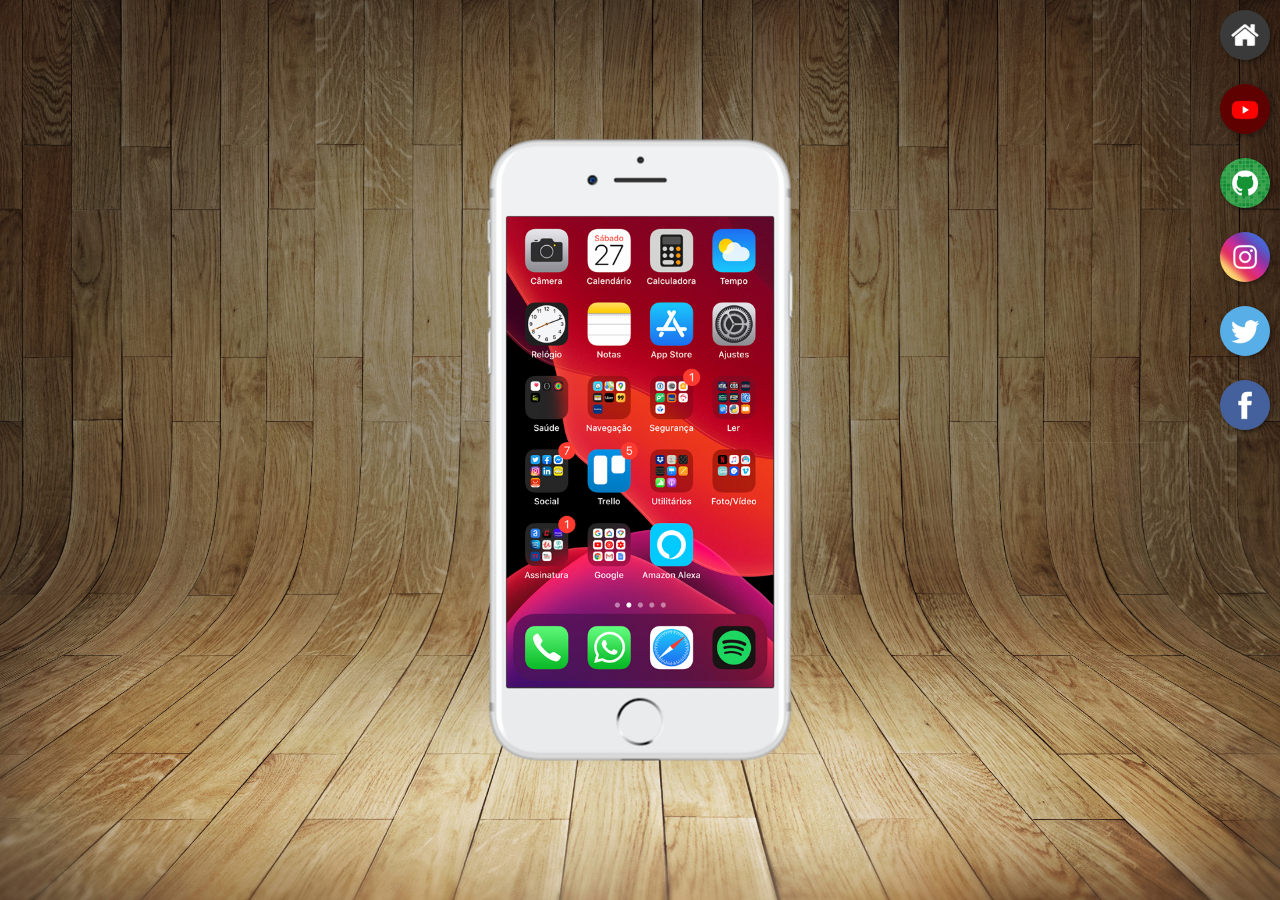
<file: index.html>
<!DOCTYPE html>
<html lang="pt-br">
<head>
    <meta charset="UTF-8">
    <meta name="viewport" content="width=device-width, initial-scale=1.0">
    <title>Exercicio de Redes Sociais</title>
    <link rel="stylesheet" href="styles/style.css">
    <link rel="shortcut icon" href="imagens/favicon.ico" type="image/x-icon">
</head>
<body>
    <main>
        <section id="telefone">
            <iframe src="home.html" name="tela" id="tela" frameborder="0"></iframe>
        </section>
        <section id="redes-sociais">
            <a href="home.html" target="tela"><img src="imagens/logo-home.jpg" alt="Home"></a><br>
            <a href="youtube.html" target="tela"><img src="imagens/logo-youtube.jpg" alt="Youtube"></a><br>
            <a href="github.html" target="tela"><img src="imagens/logo-github.jpg" alt="GitHub"></a><br>
            <a href="instagram.html" target="tela"><img src="imagens/logo-instagram.jpg" alt="Instagram"></a><br>
            <a href="twitter.html" target="tela"><img src="imagens/logo-twitter.jpg" alt="Twitter"></a><br>
            <a href="facebook.html" target="tela"><img src="imagens/logo-facebook.jpg" alt="Facebook"></a>
            
        </section>
    </main>
</body>
</html>
</file>
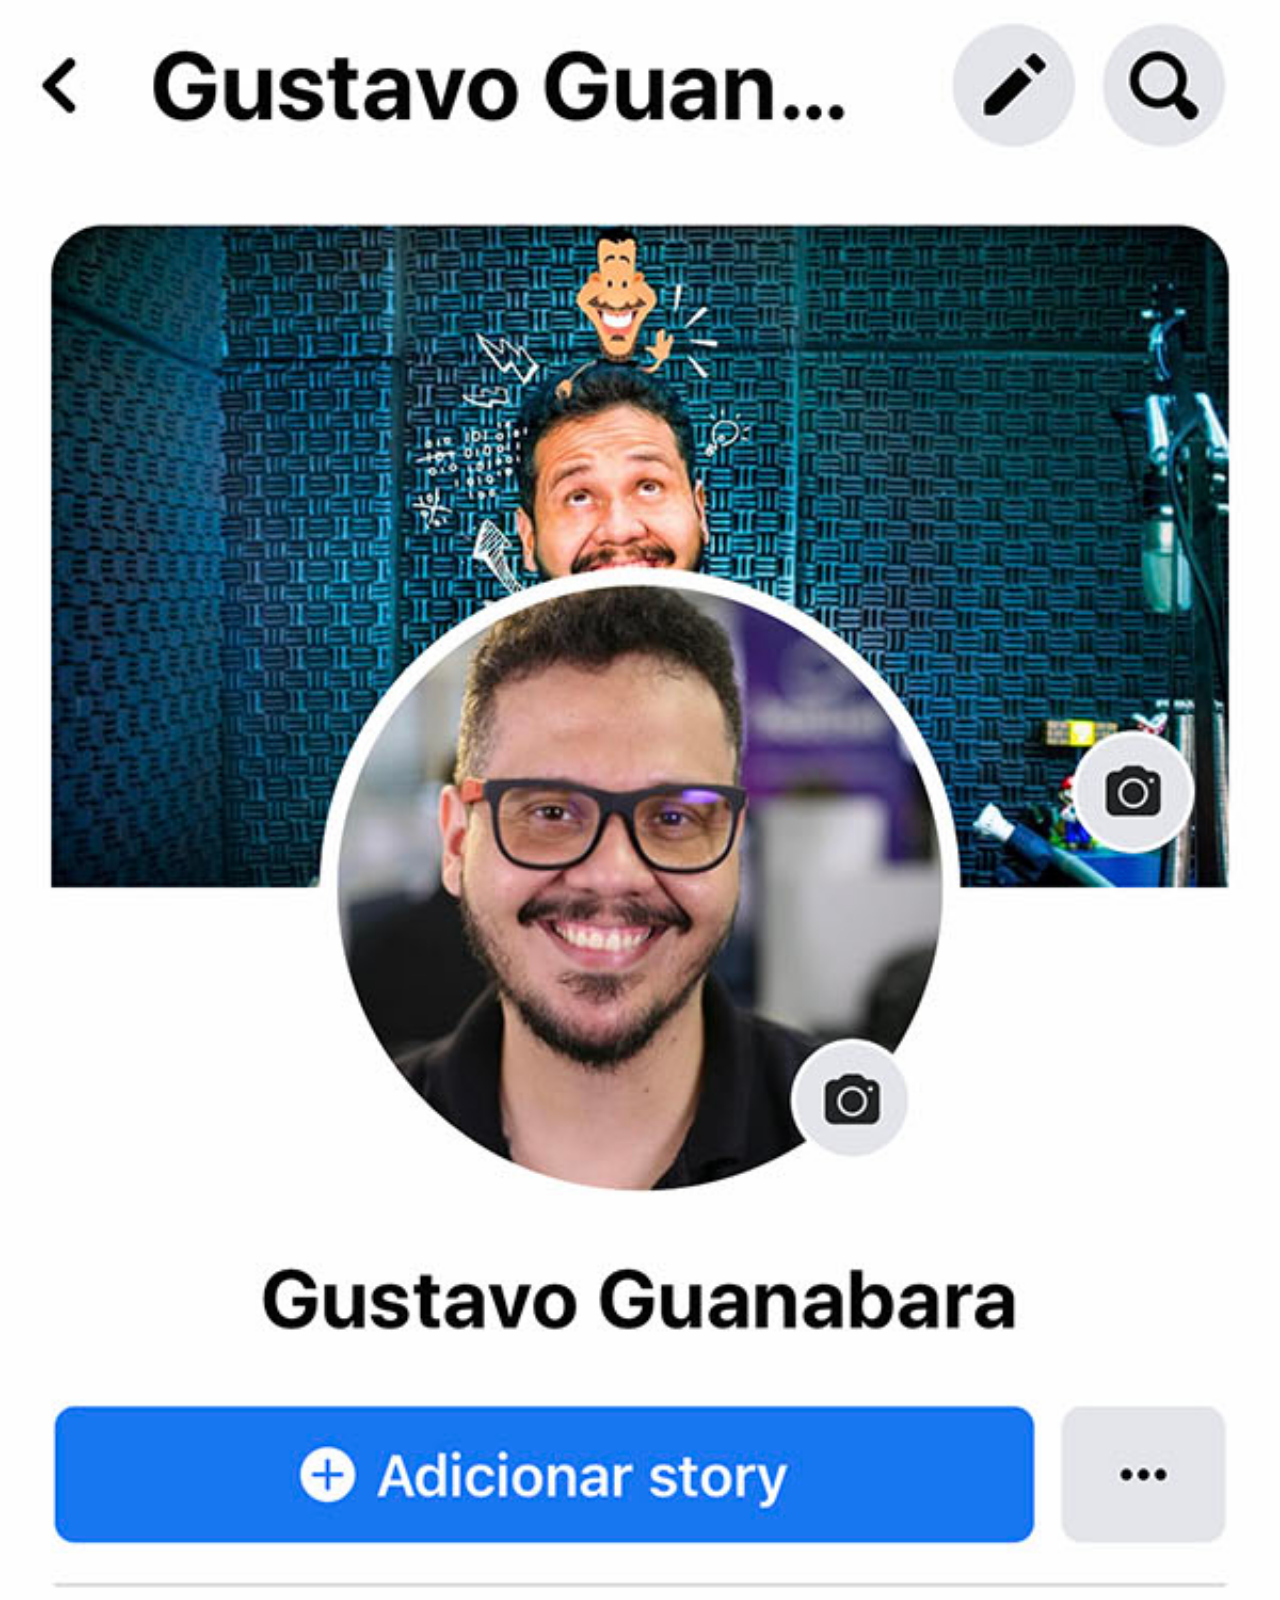
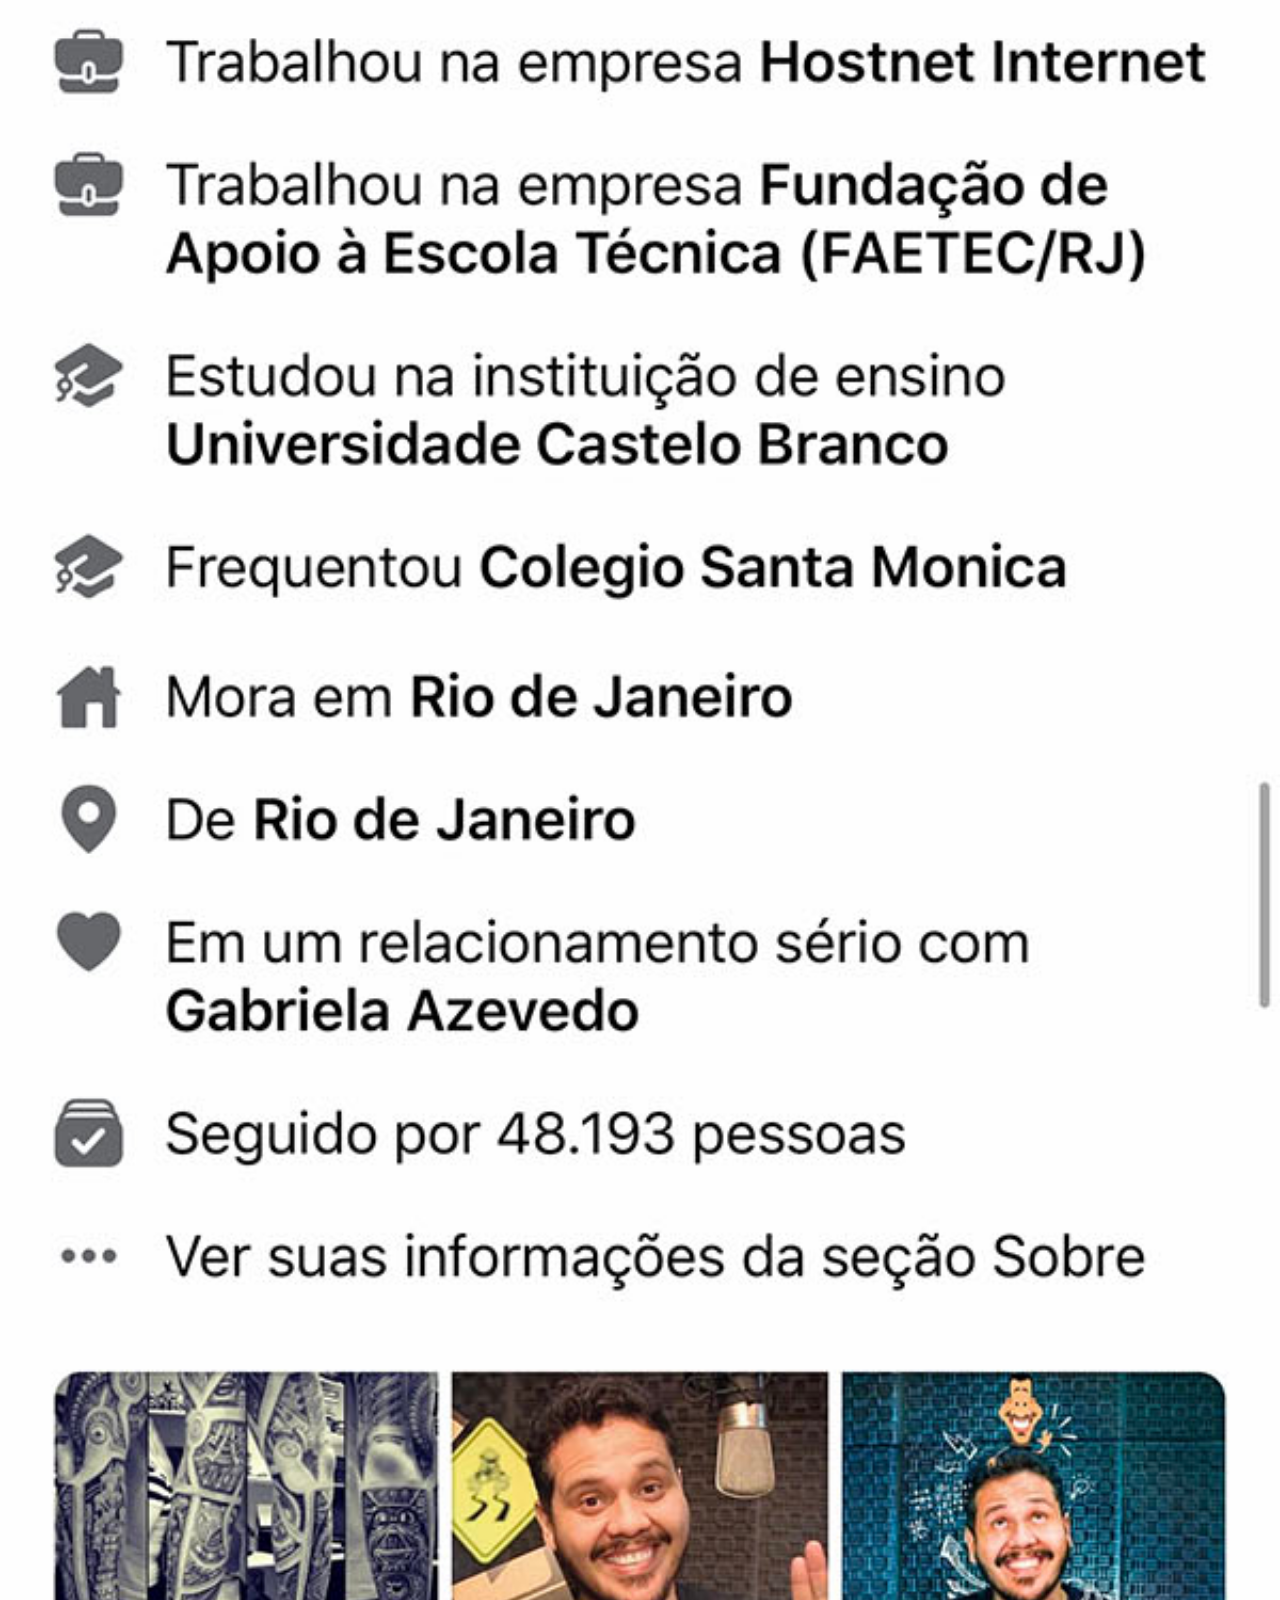
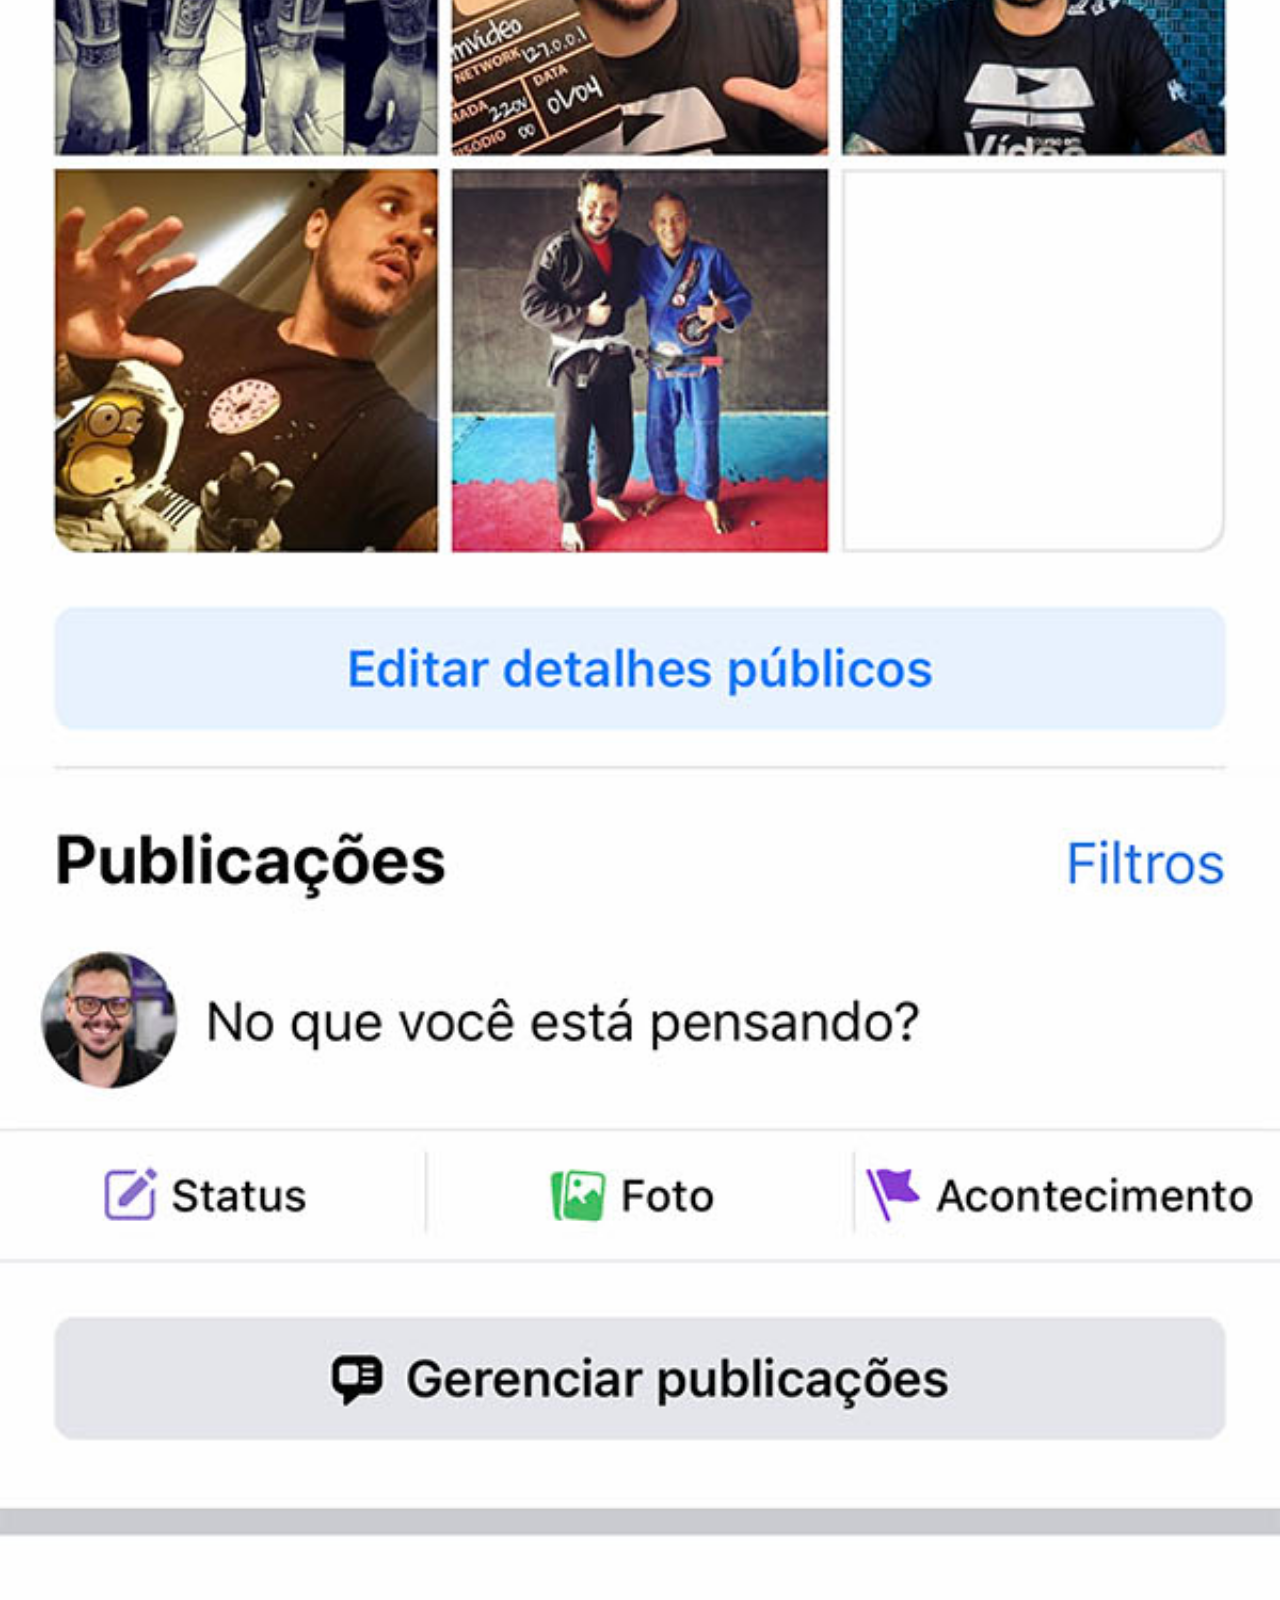
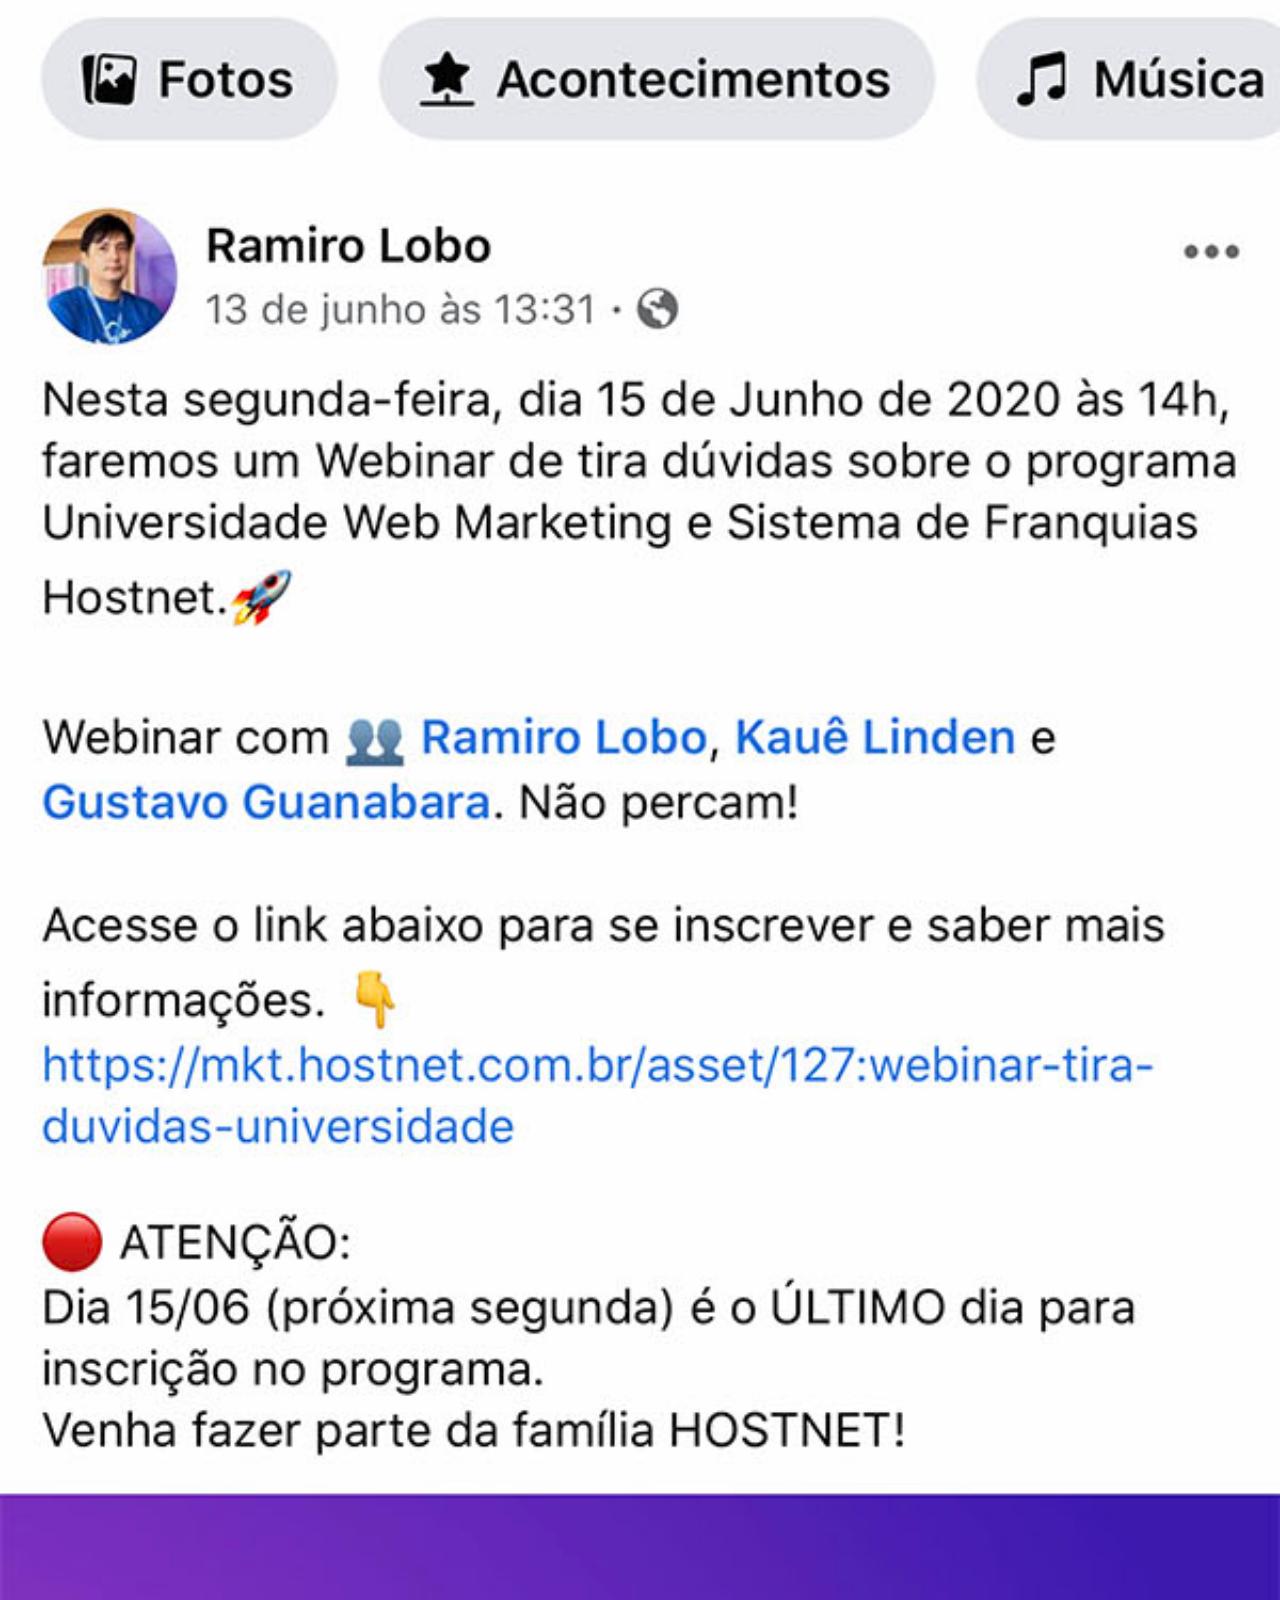
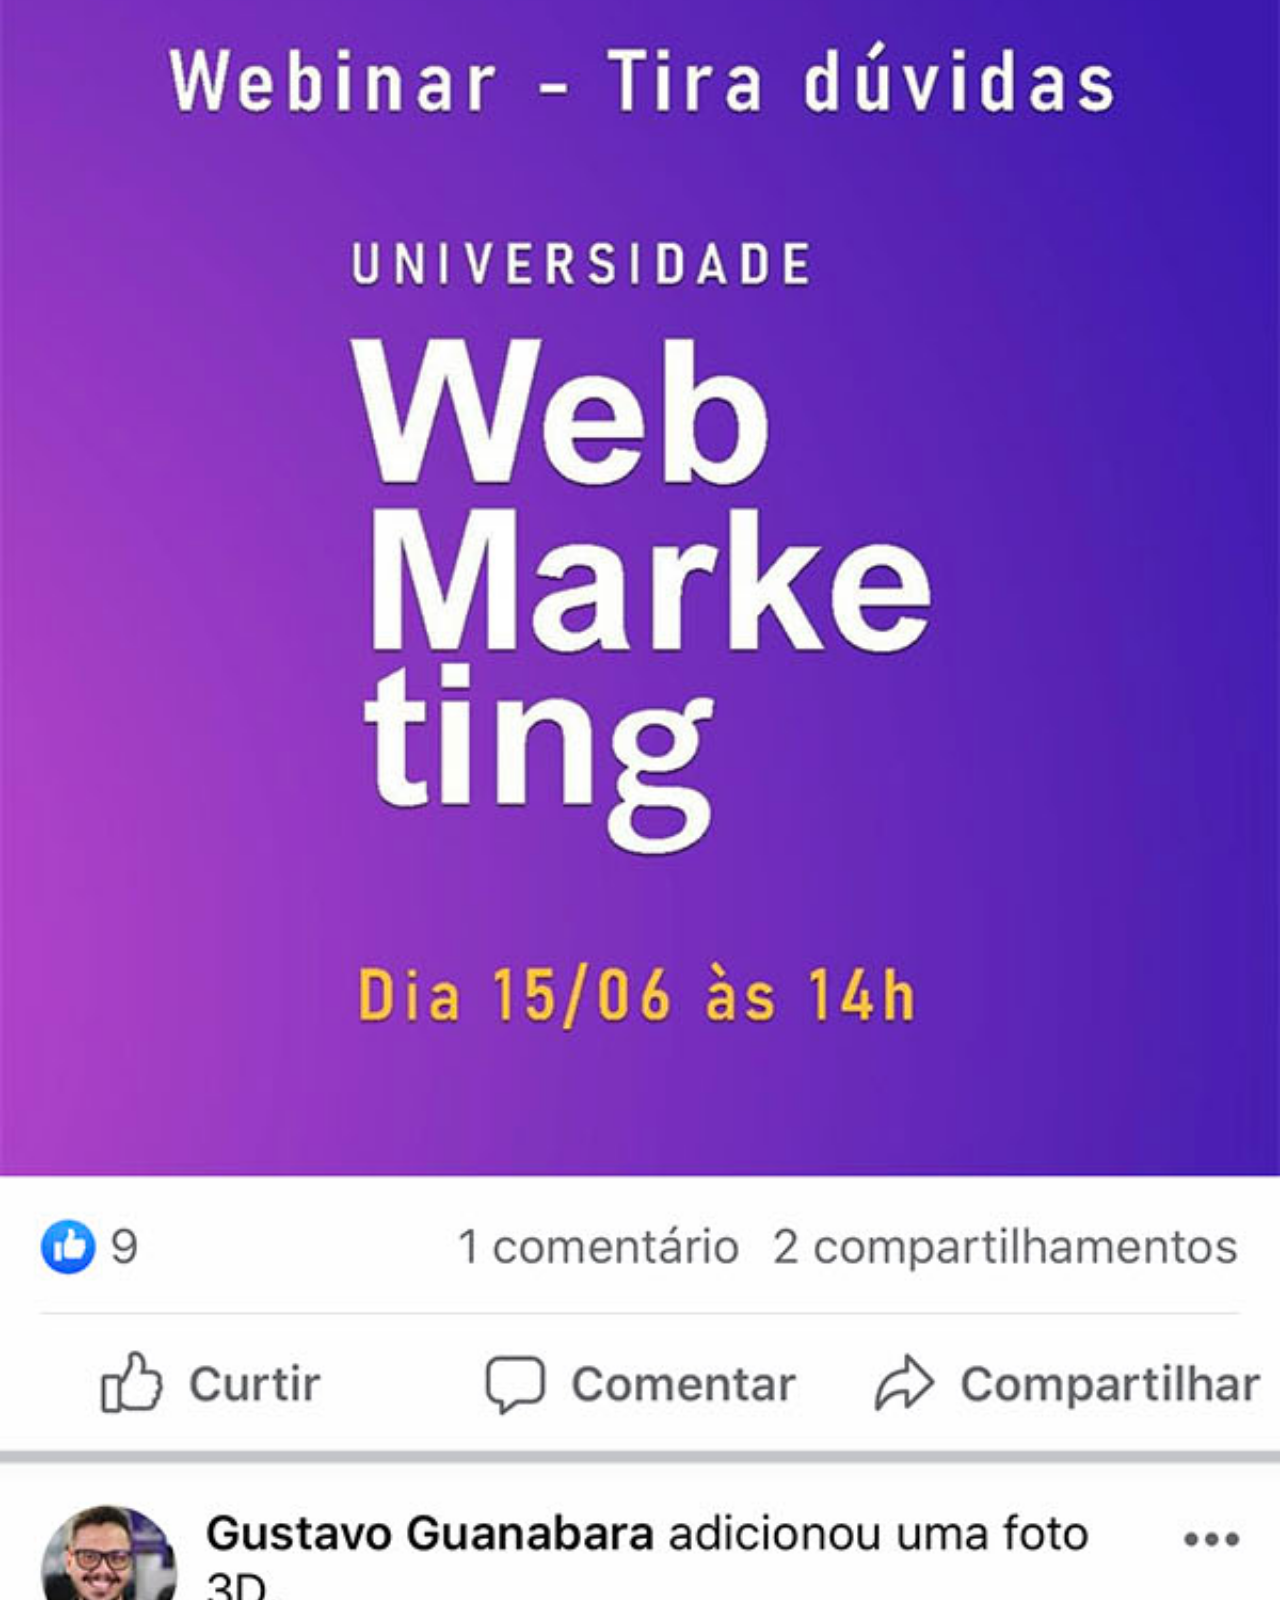
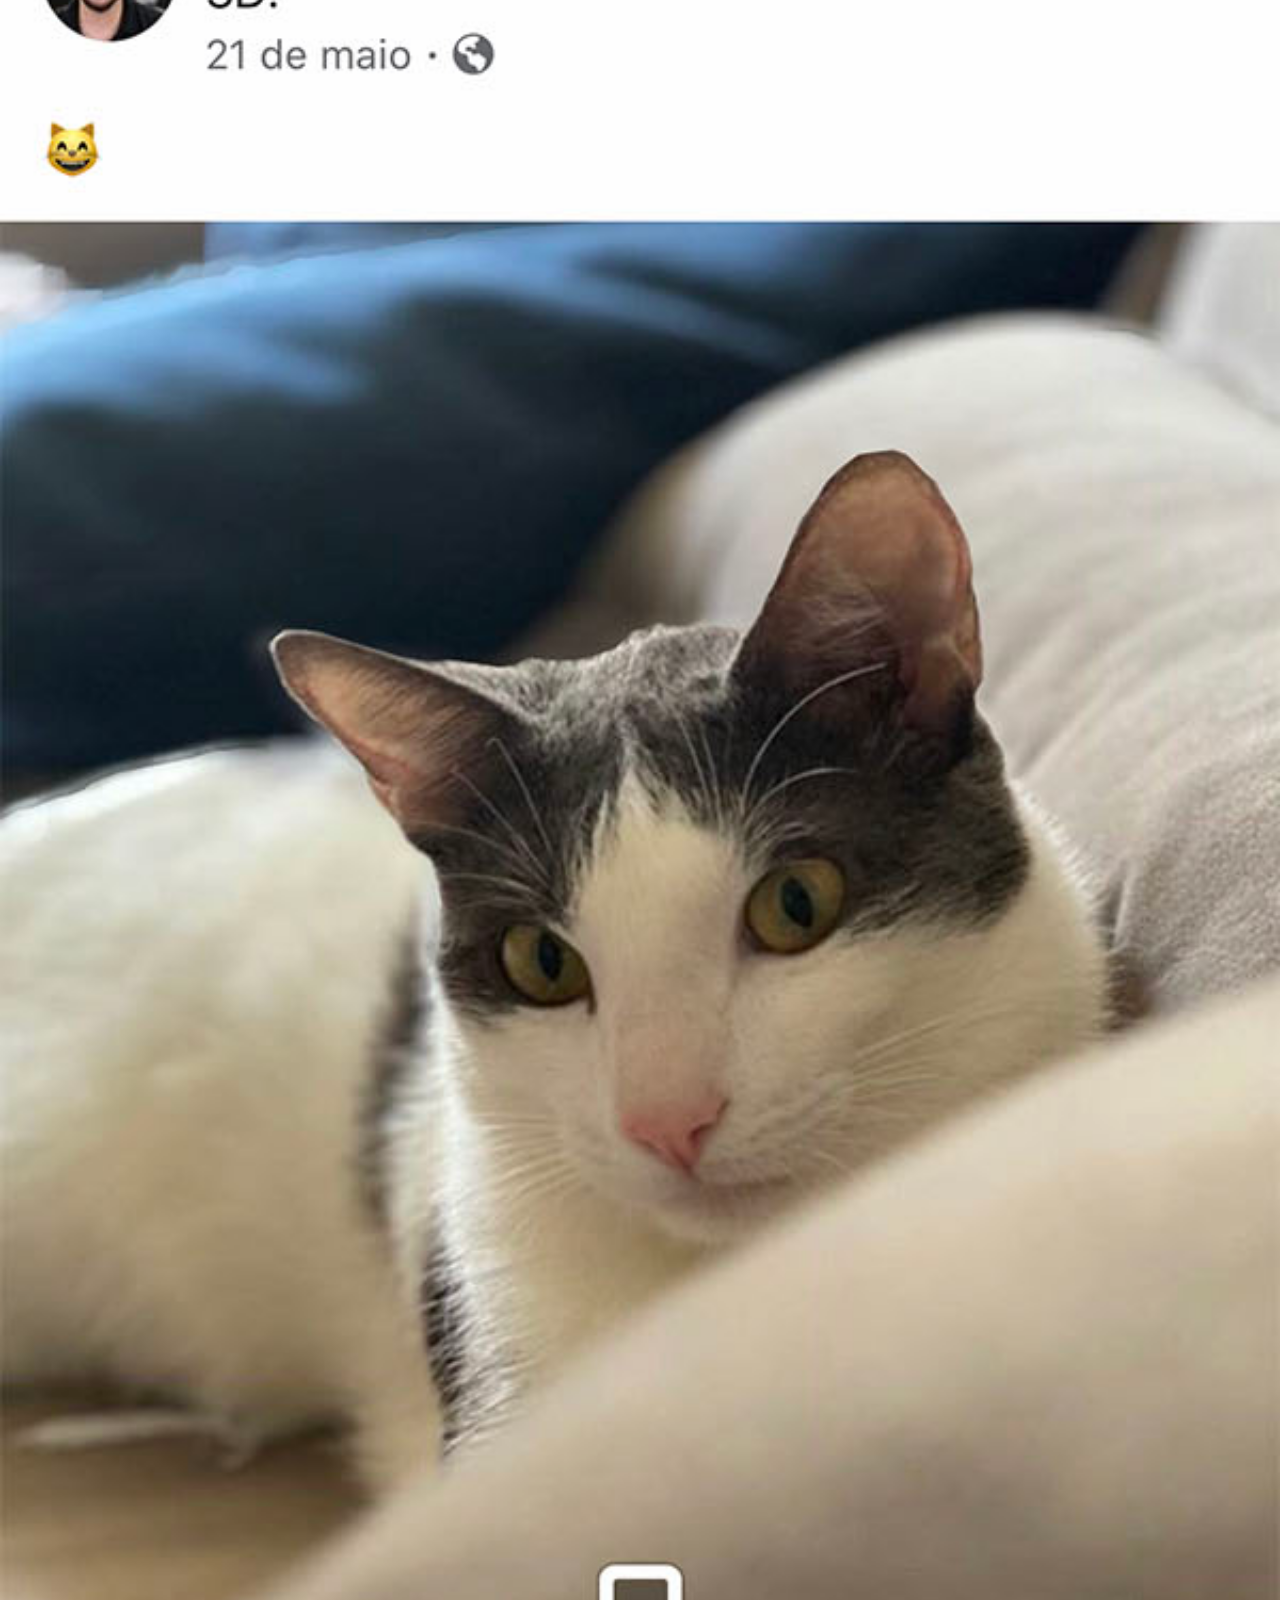
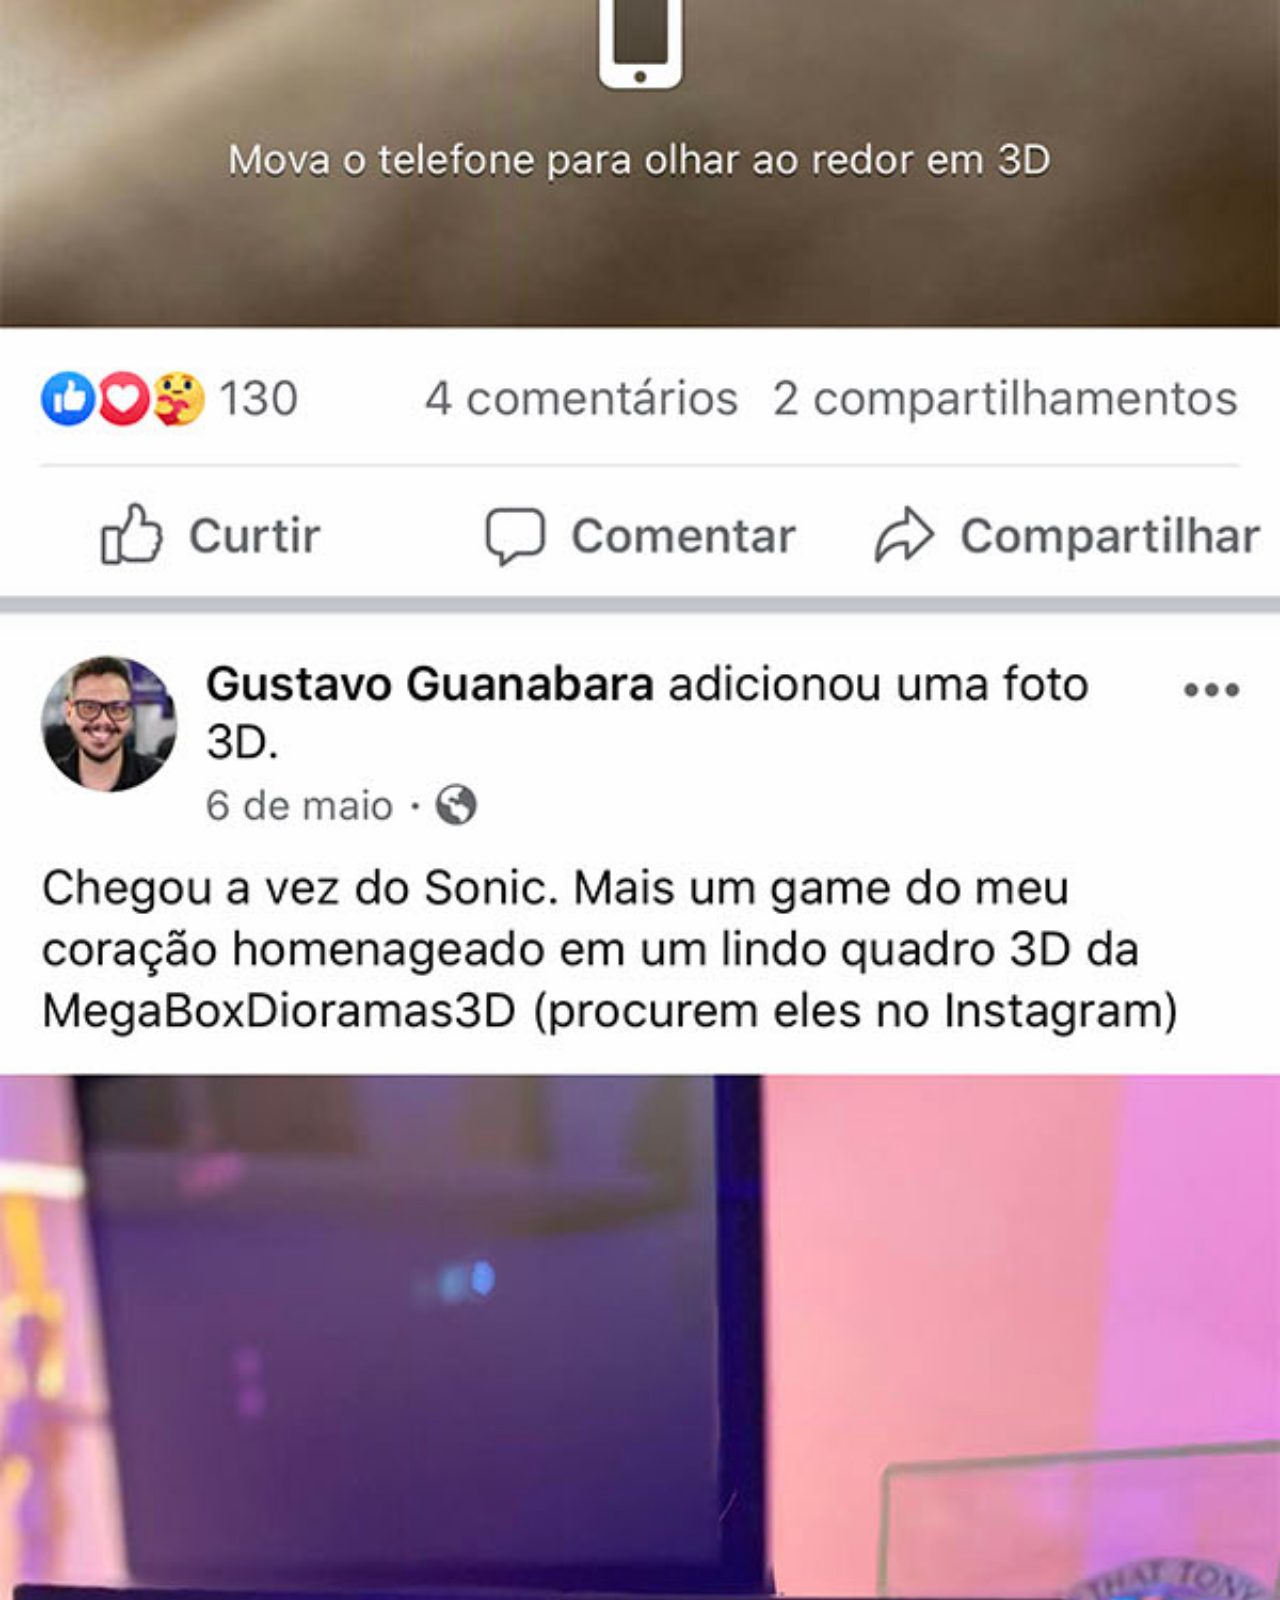
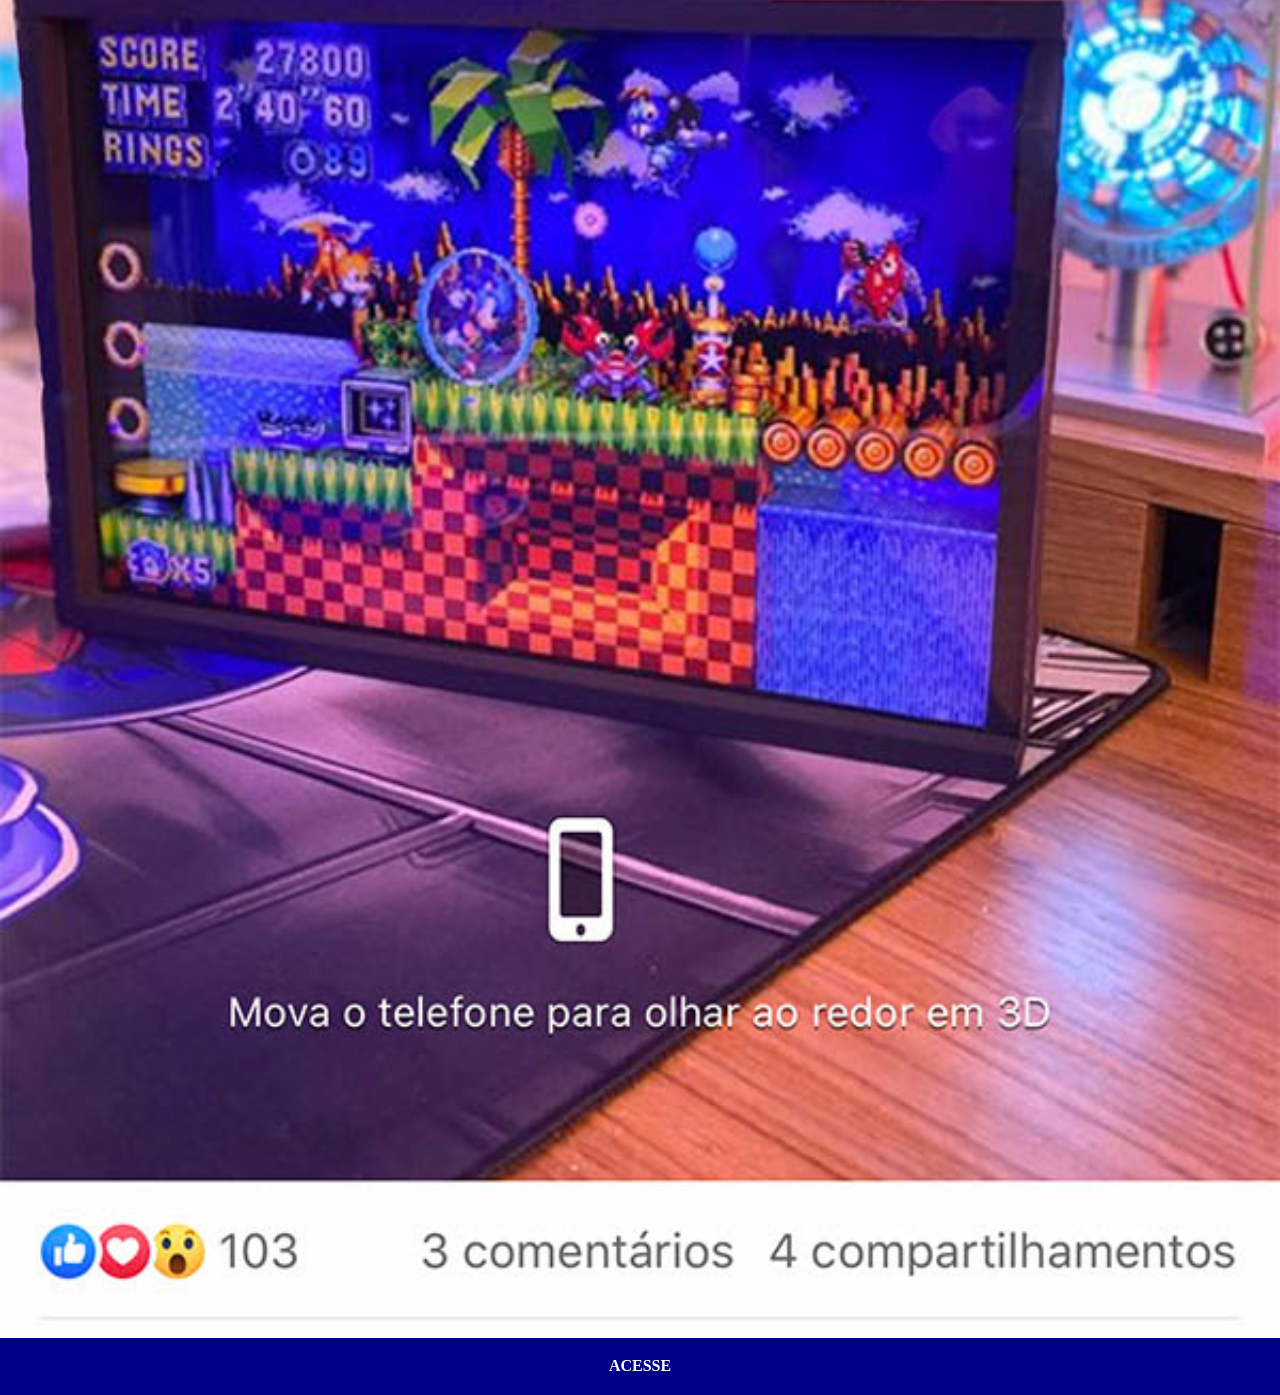
<file: facebook.html>
<!DOCTYPE html>
<html lang="pt-br">
<head>
    <meta charset="UTF-8">
    <meta name="viewport" content="width=device-width, initial-scale=1.0">
    <title>Facebook</title>
    <link rel="stylesheet" href="styles/social.css">
</head>
<body>
    <img src="imagens/tela-facebook.jpg" alt="Tela do Facebook">
    
    <a class="rede-social facebook" href="https://www.facebook.com/?locale=pt_BR" target="_blank">ACESSE</a>
</body>
</html>
</file>
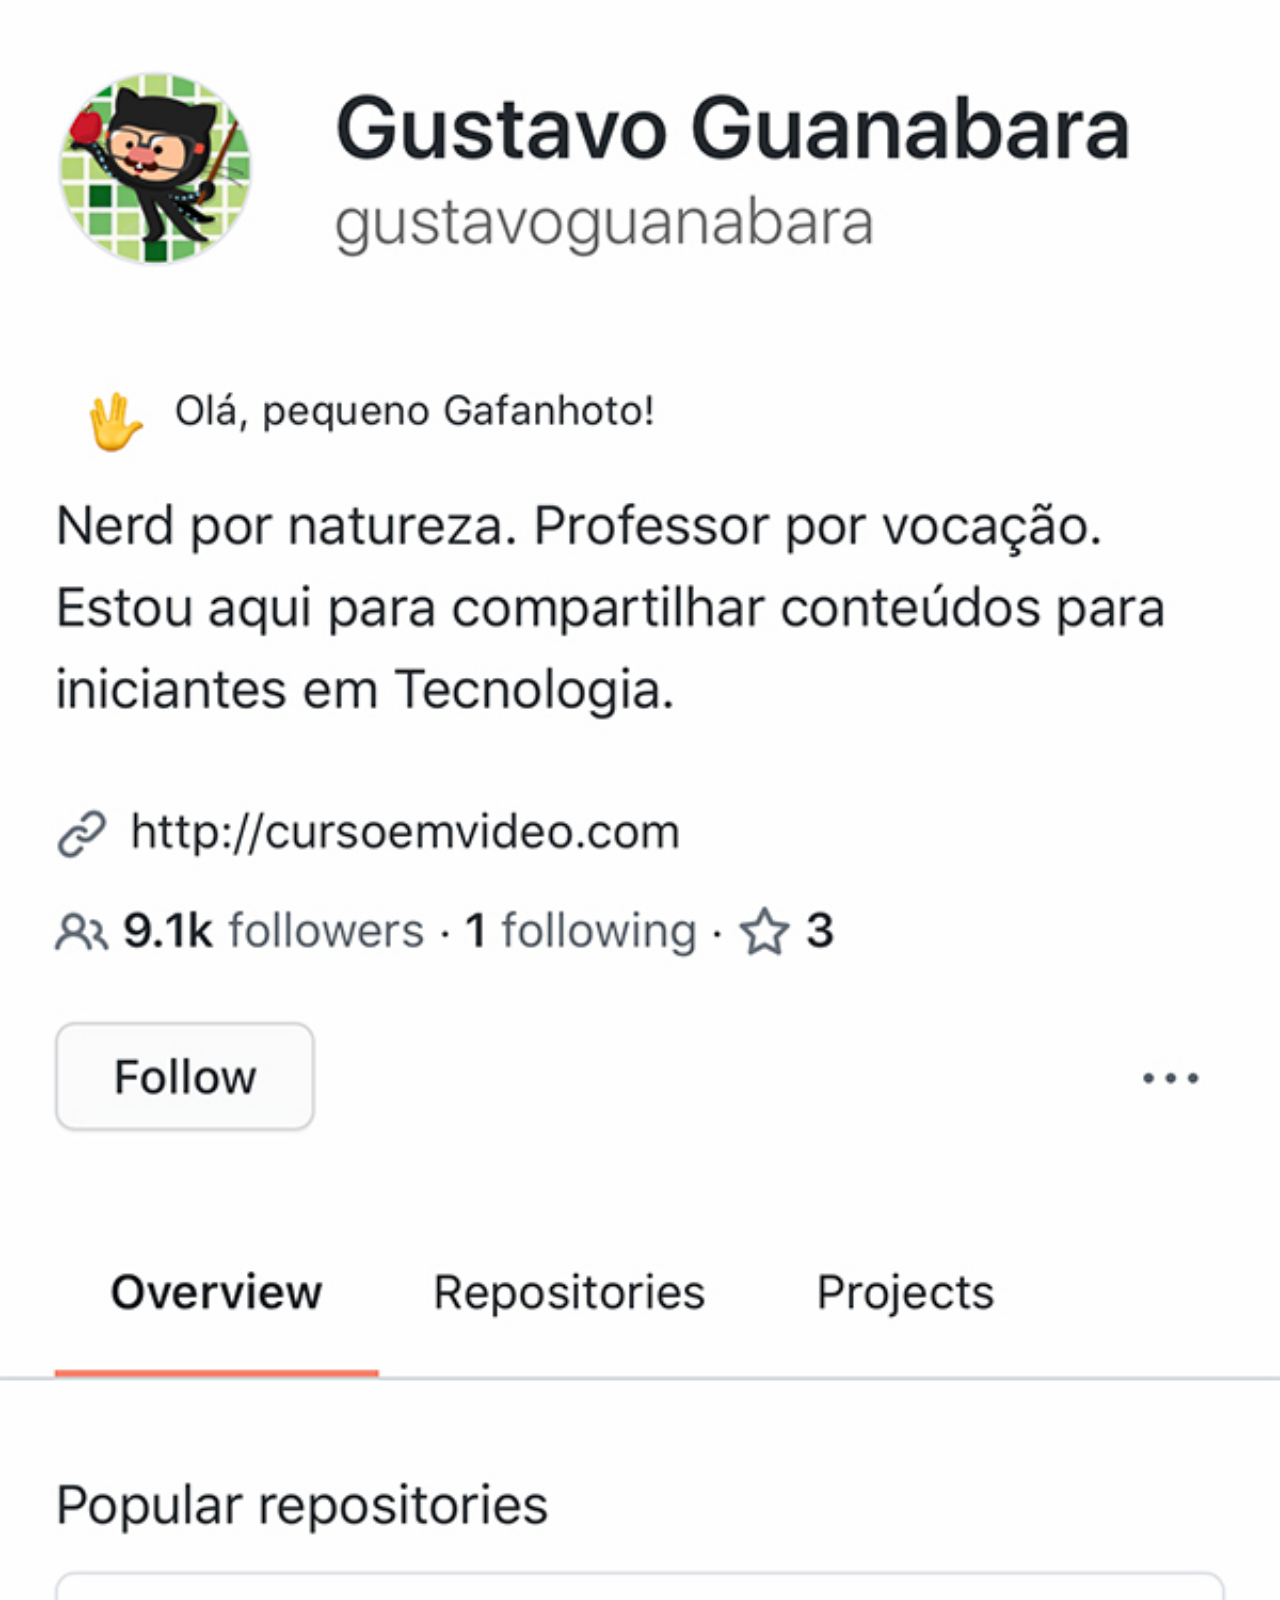
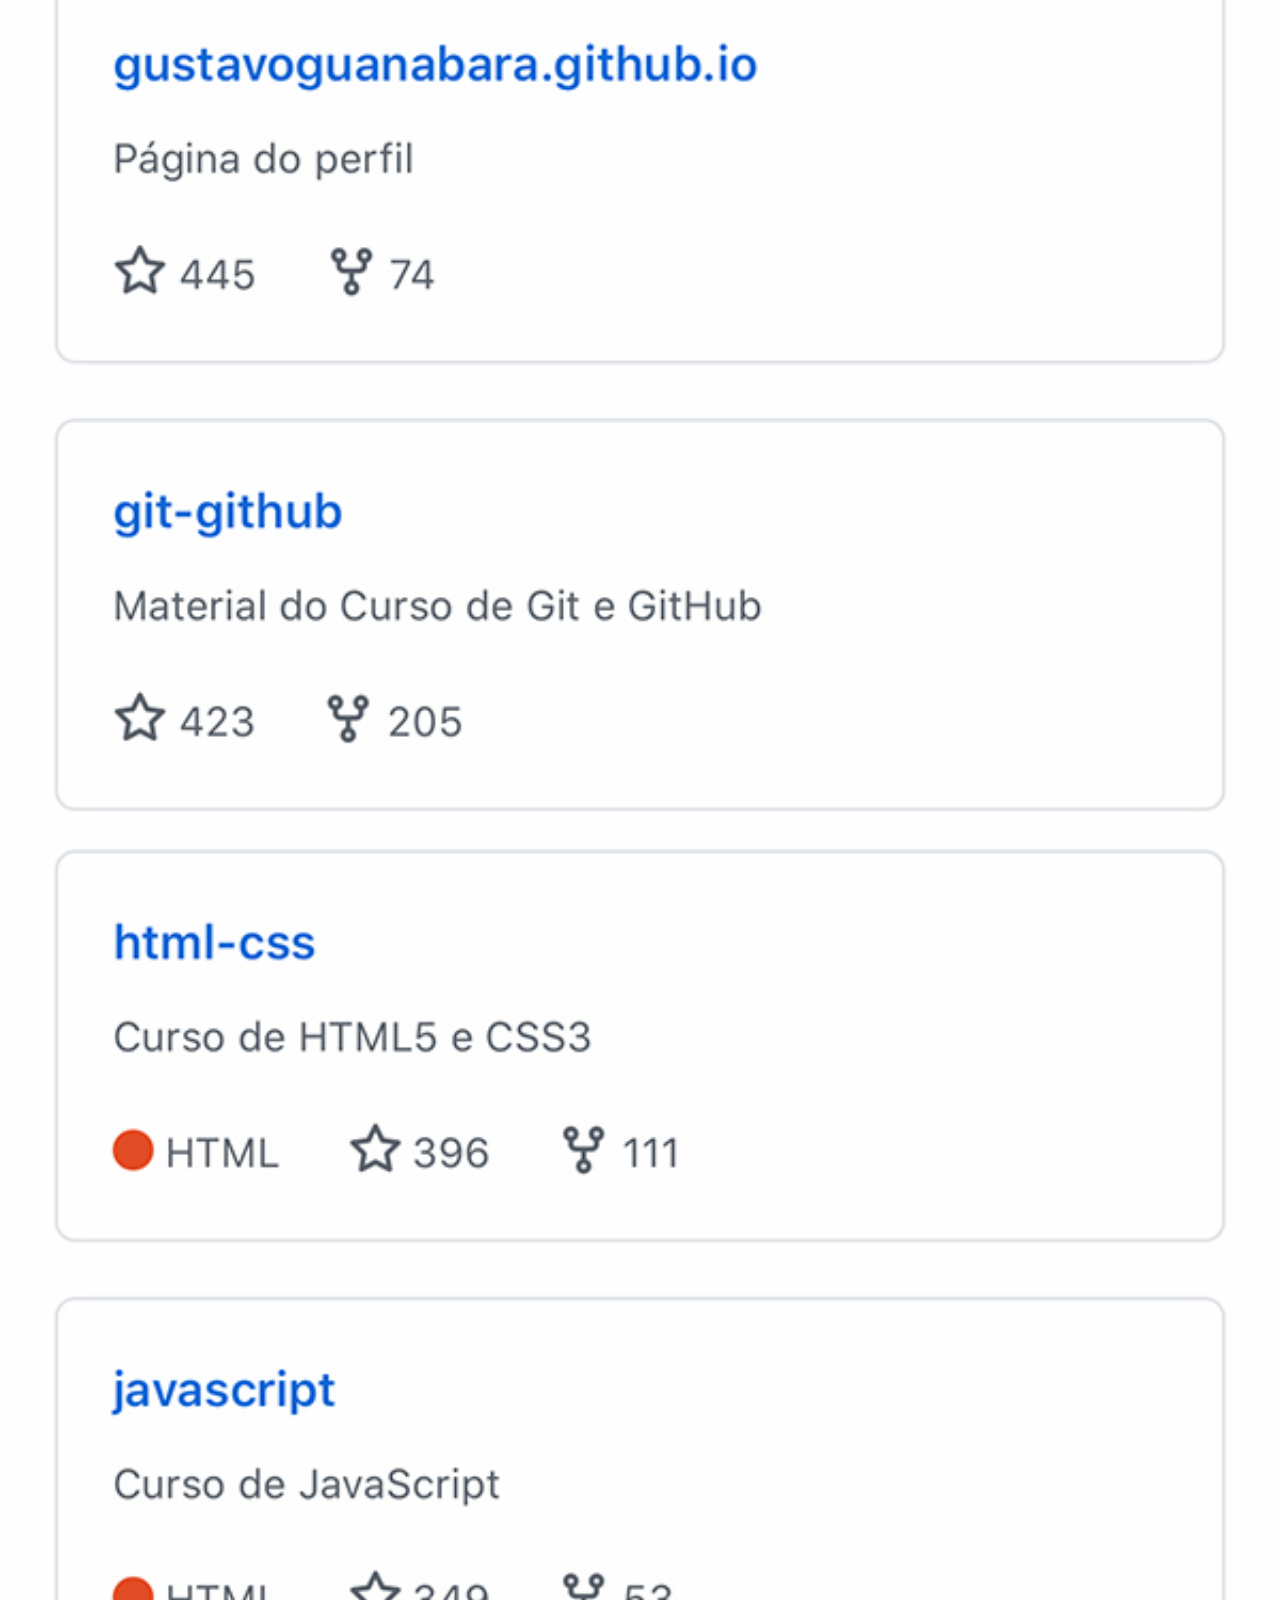
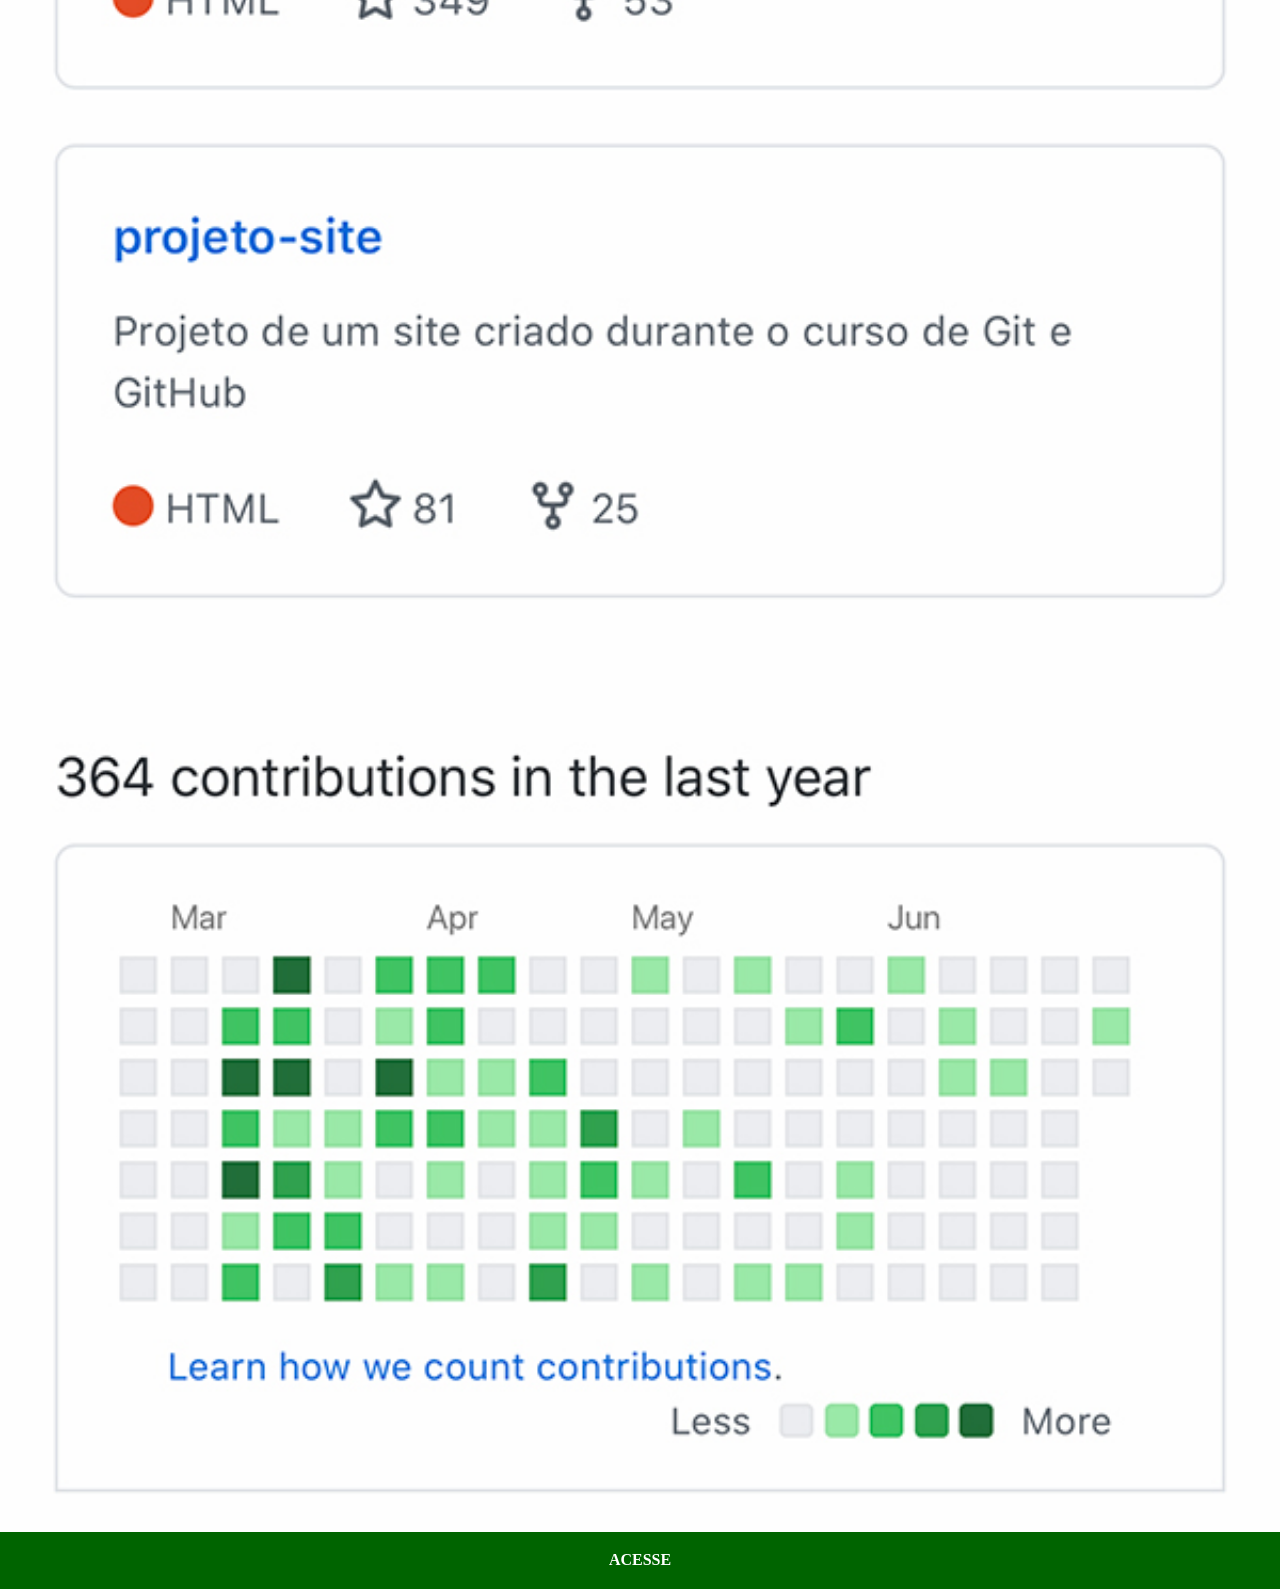
<file: github.html>
<!DOCTYPE html>
<html lang="pt-br">
<head>
    <meta charset="UTF-8">
    <meta name="viewport" content="width=device-width, initial-scale=1.0">
    <title>GitHub</title>
    <link rel="stylesheet" href="styles/social.css">
</head>
<body>
    <img src="imagens/tela-github.jpg" alt="Tela do GitHub">
    
    <a class="rede-social github" href="https://github.com/gustavoguanabara" target="_blank">ACESSE</a>
</body>
</html>
</file>
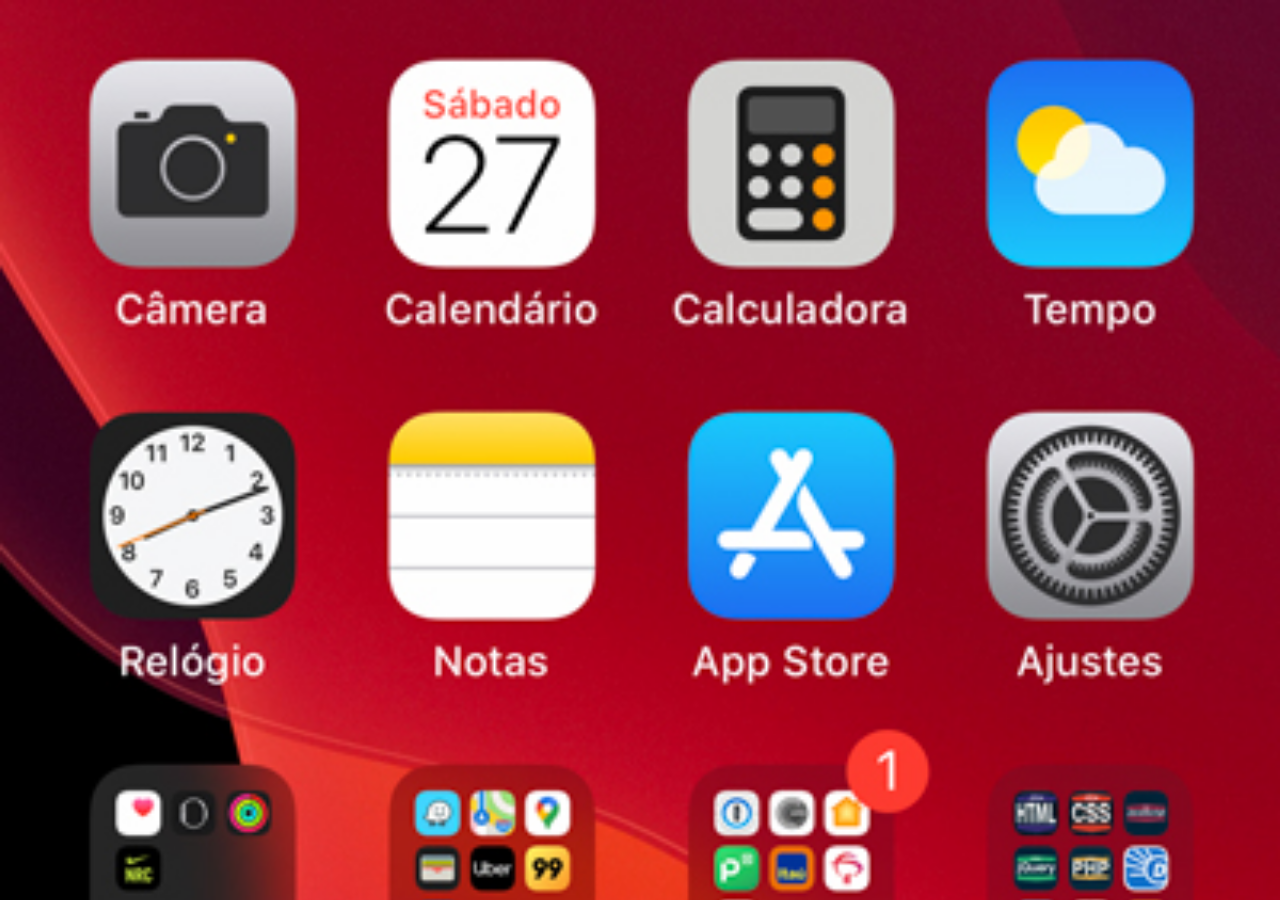
<file: home.html>
<!DOCTYPE html>
<html lang="pt-br">
<head>
    <meta charset="UTF-8">
    <meta name="viewport" content="width=device-width, initial-scale=1.0">
    <title>Home</title>
    <style>
    *{
        margin: 0;
        padding: 0;
    }

    body{
        width: 100vw;
        height: 100vh;
        background: black url('imagens/tela-home.jpg') no-repeat top center;
        background-size: cover;
    }
</style>
</head>

<body>
    
</body>
</html>
</file>
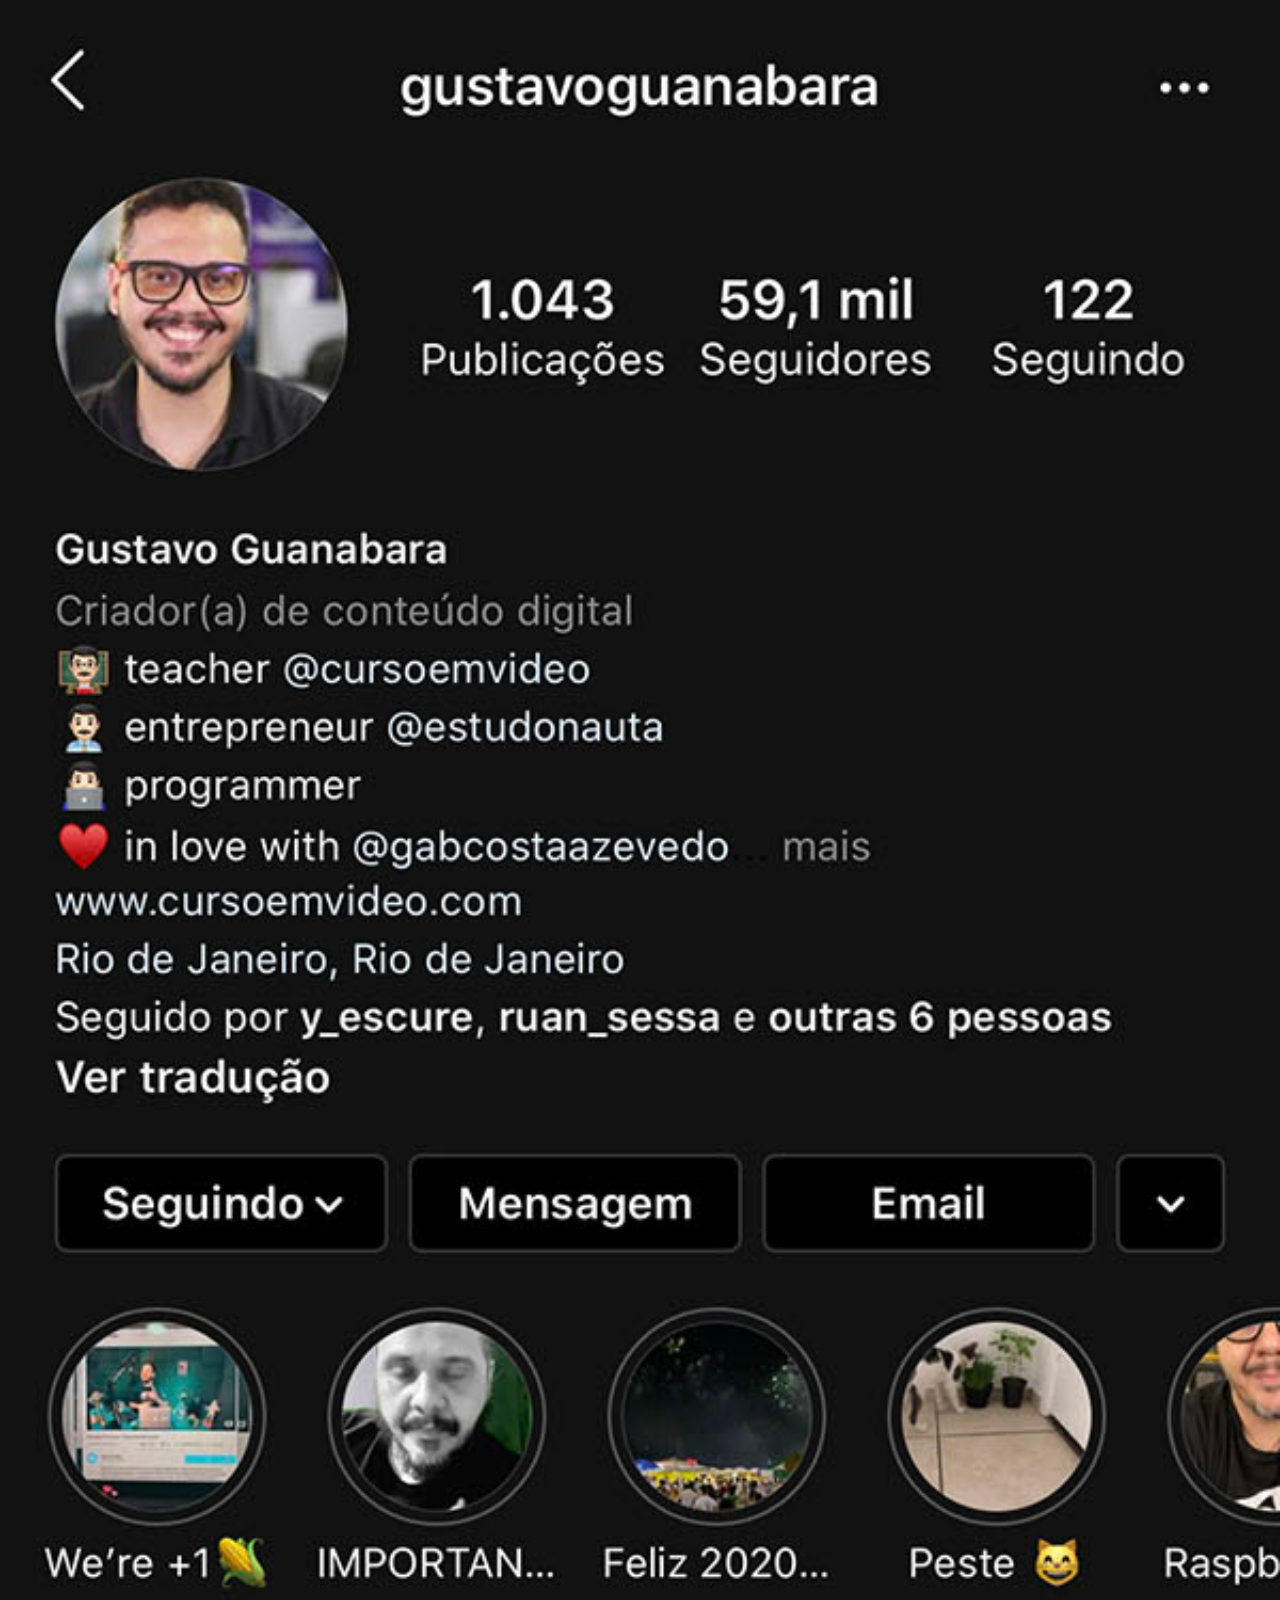
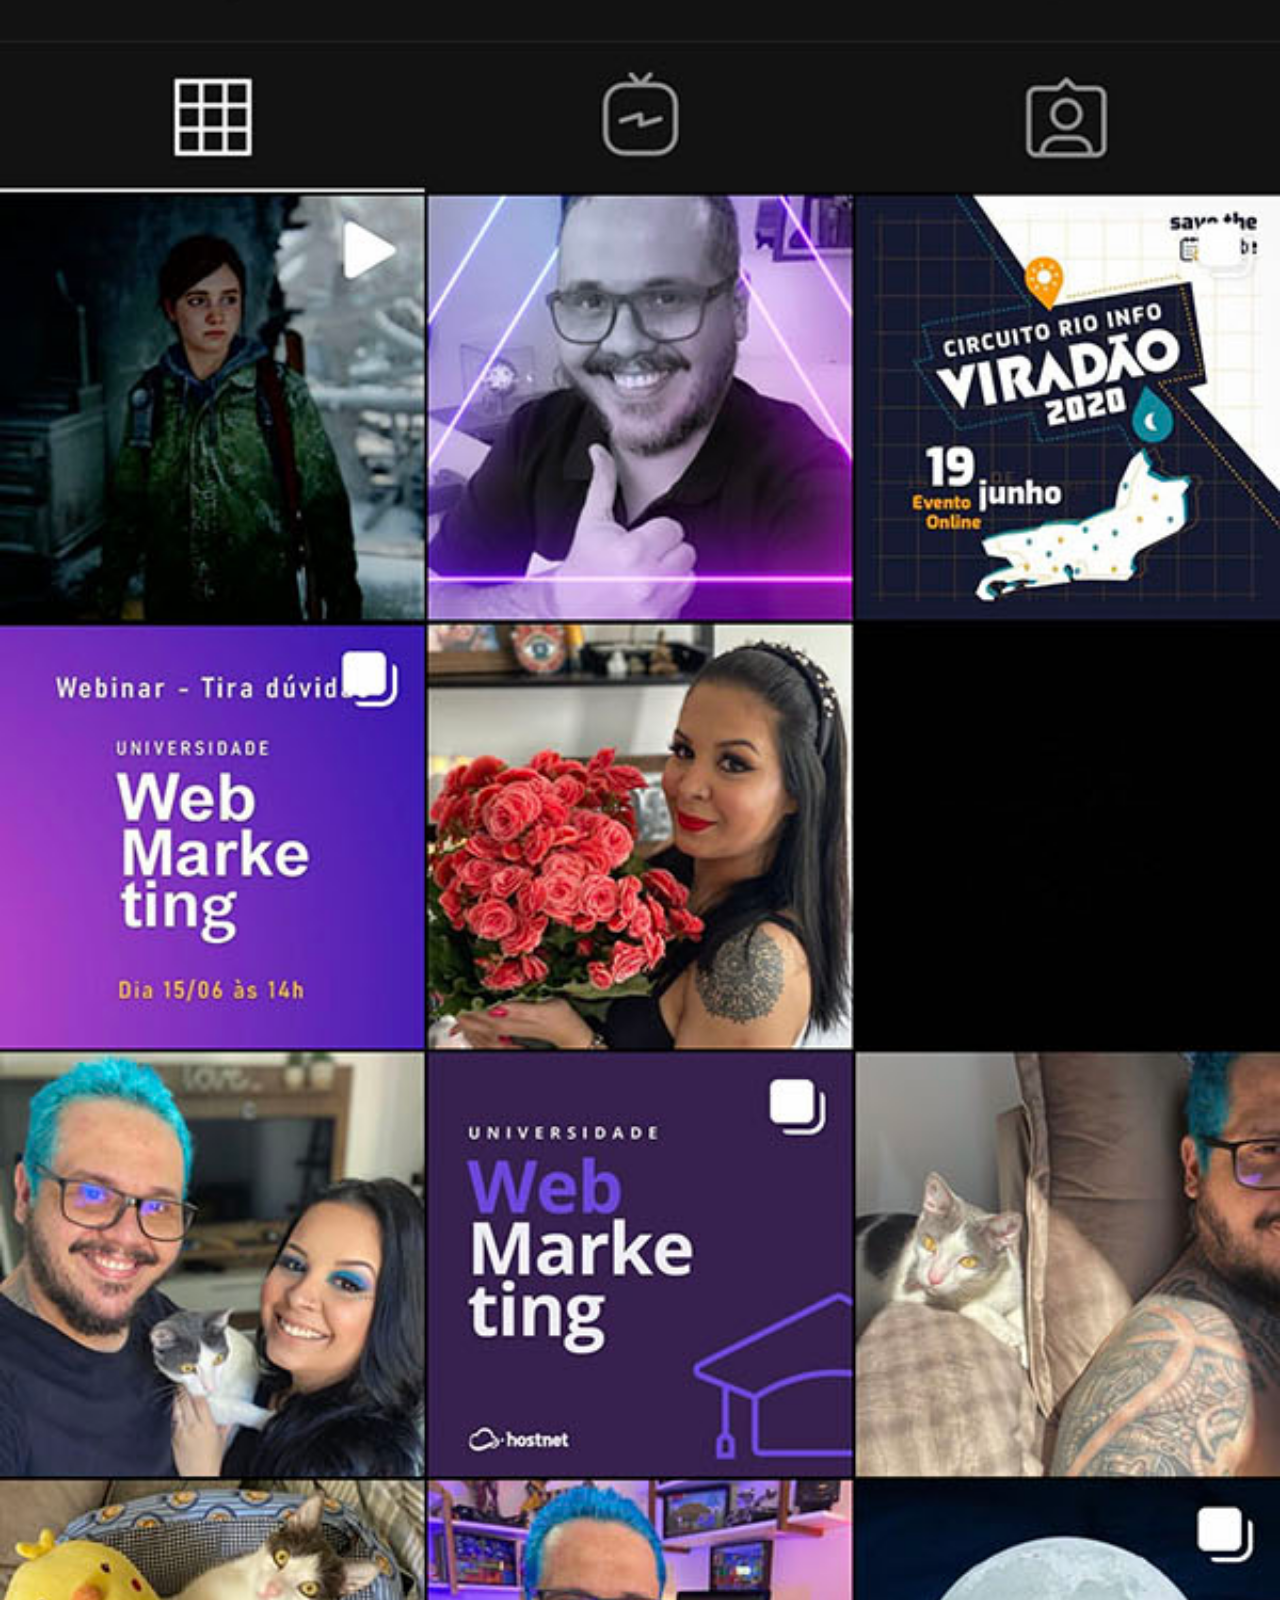
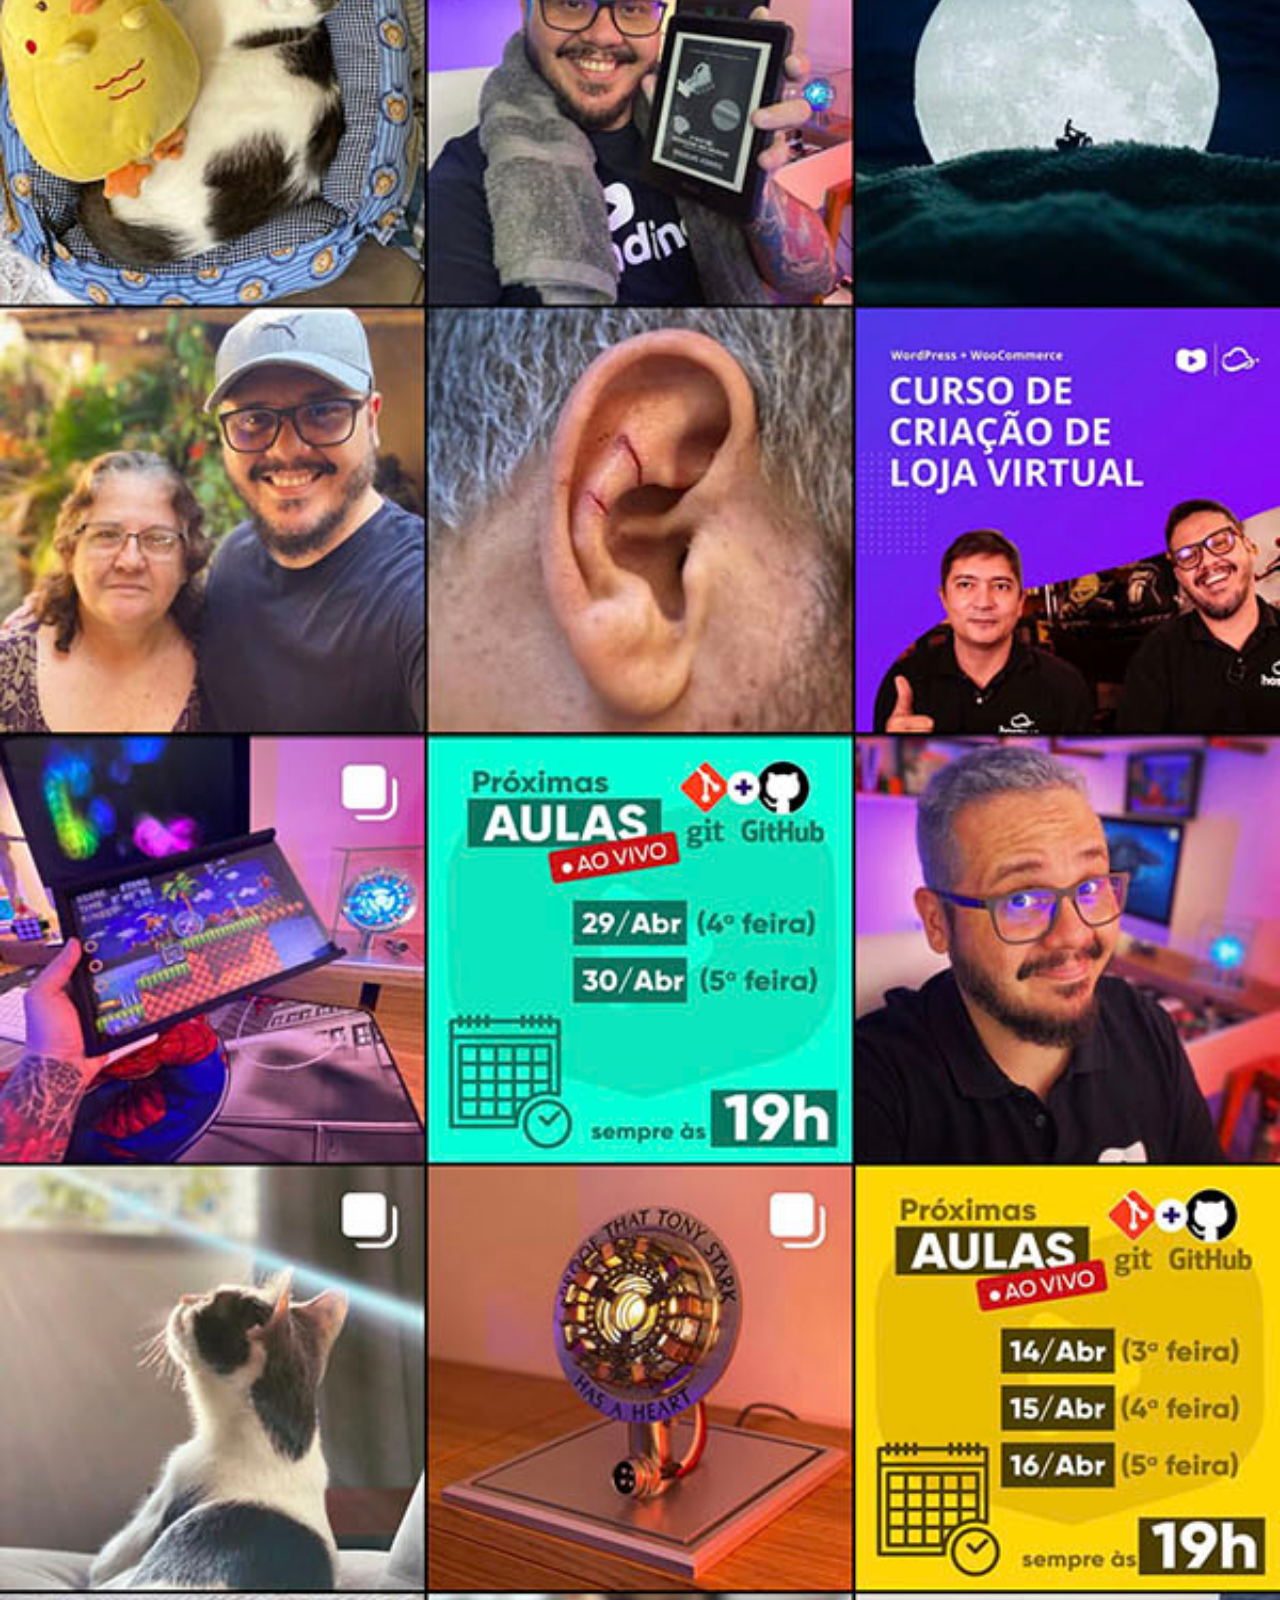
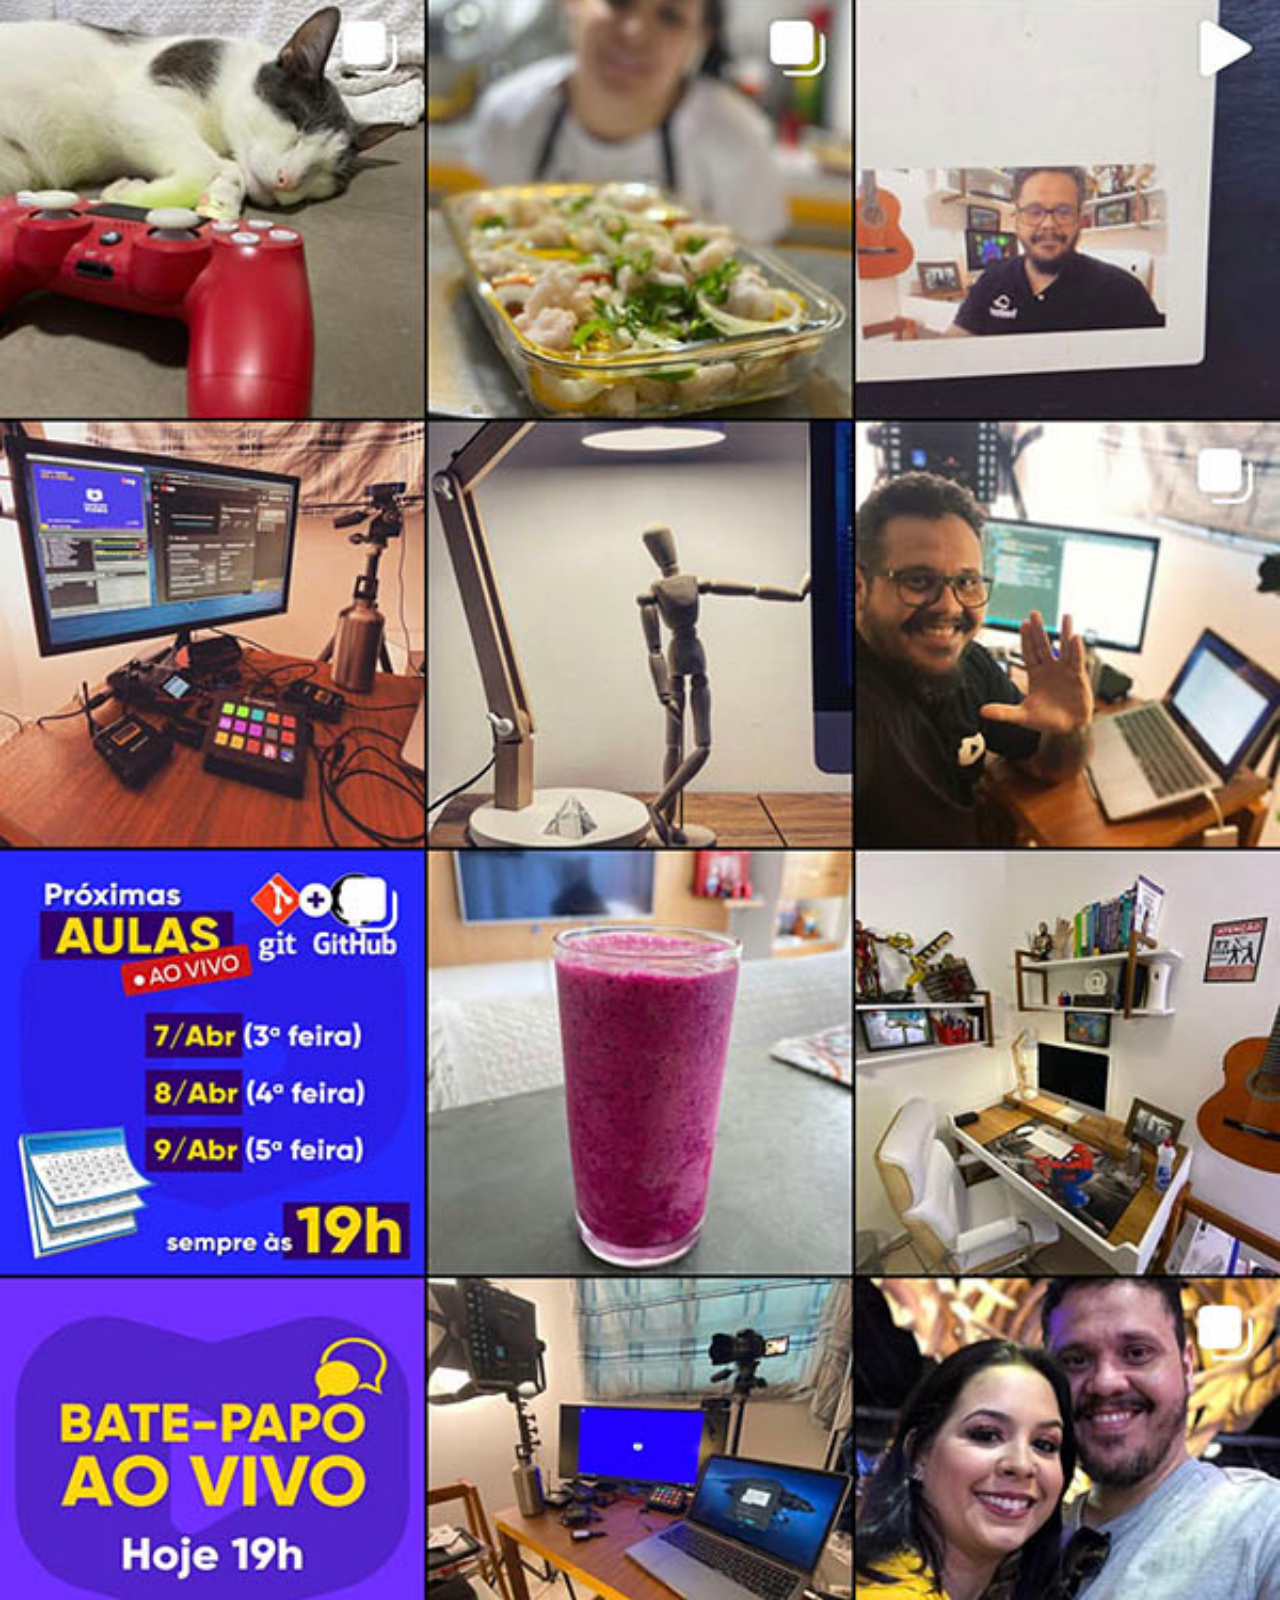
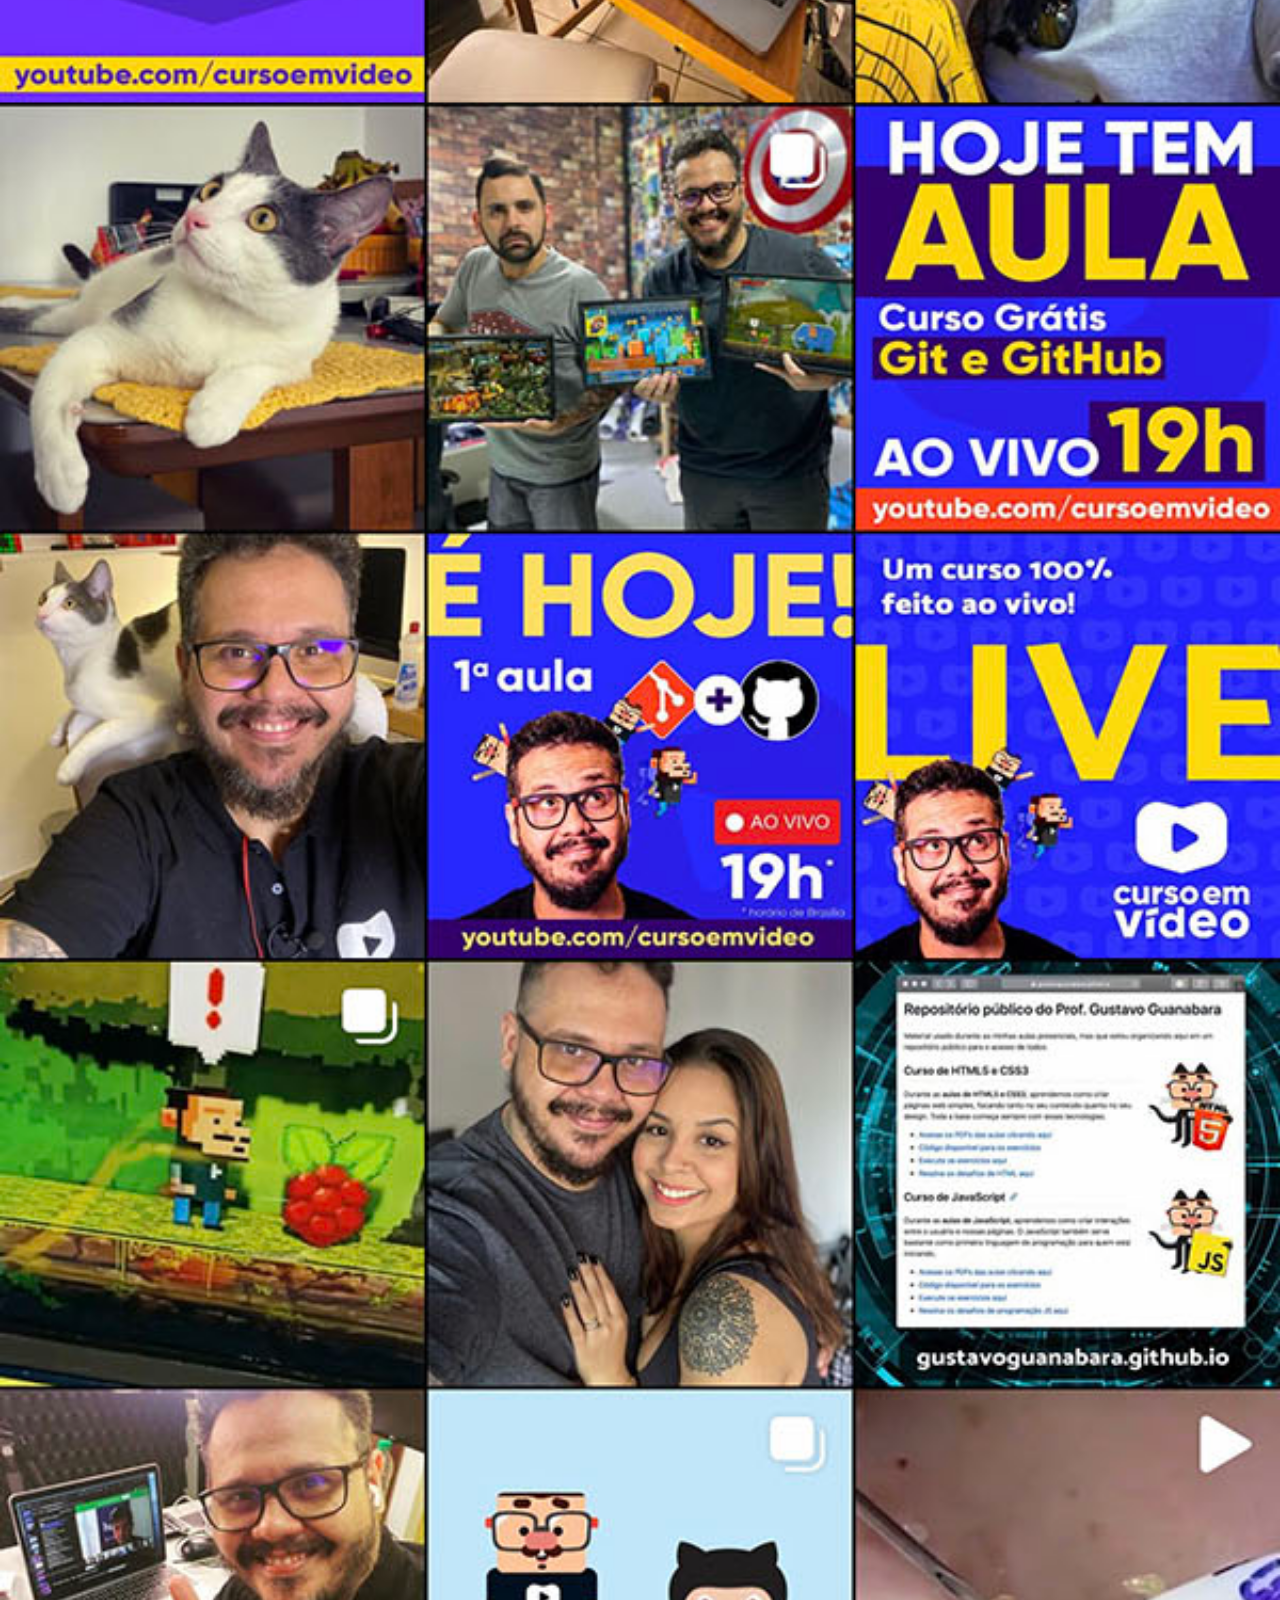
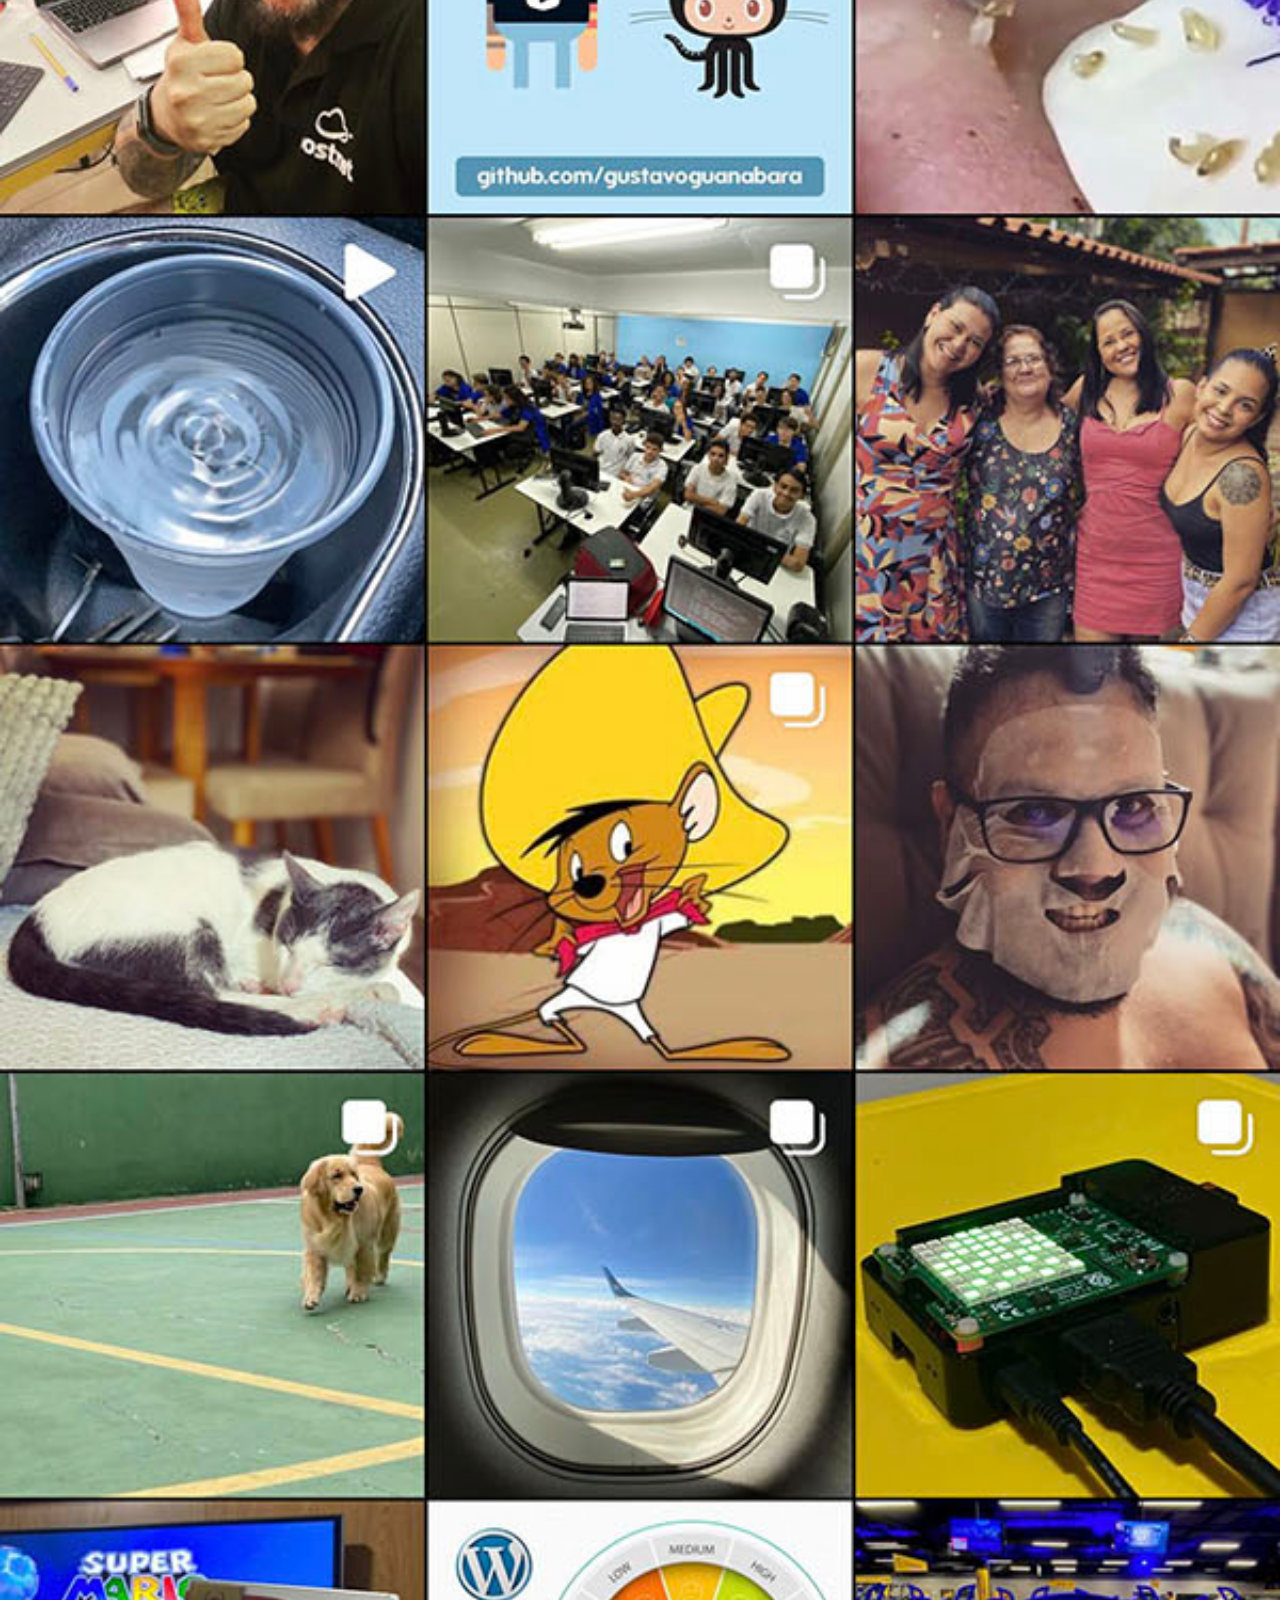
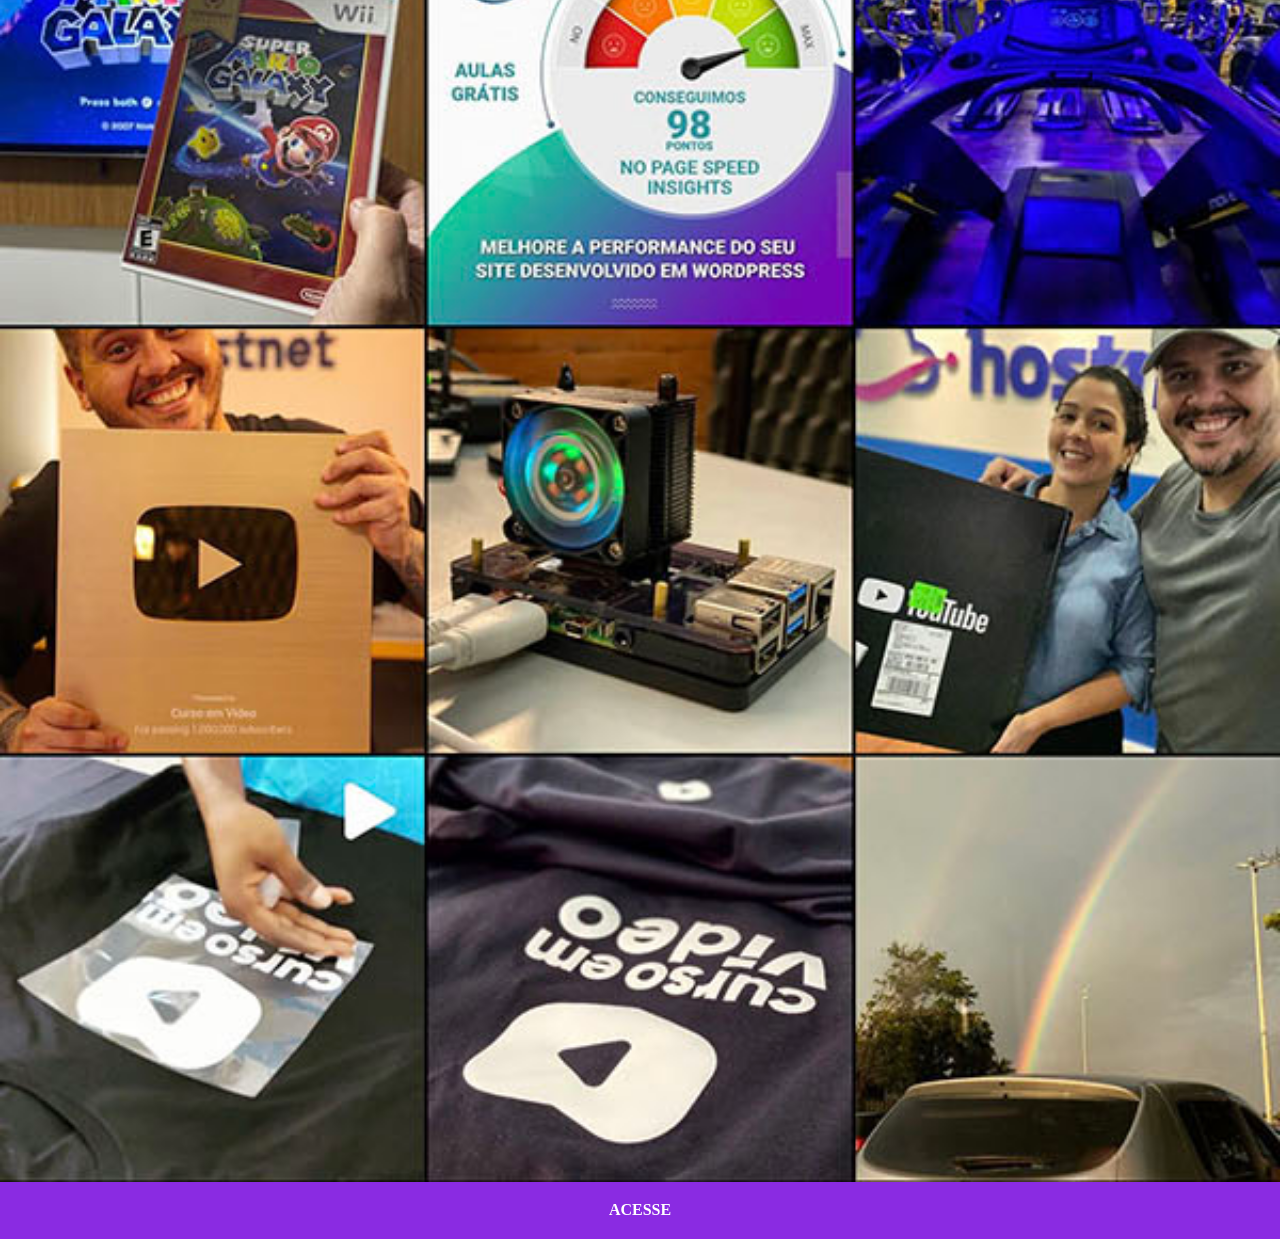
<file: instagram.html>
<!DOCTYPE html>
<html lang="pt-br">
<head>
    <meta charset="UTF-8">
    <meta name="viewport" content="width=device-width, initial-scale=1.0">
    <title>Instagram</title>
    <link rel="stylesheet" href="styles/social.css">
</head>
<body>
    <img src="imagens/tela-instagram.jpg" alt="Tela do Instagram">
    
    <a class="rede-social instagram" href="https://www.instagram.com/" target="_blank">ACESSE</a>
</body>
</html>
</file>
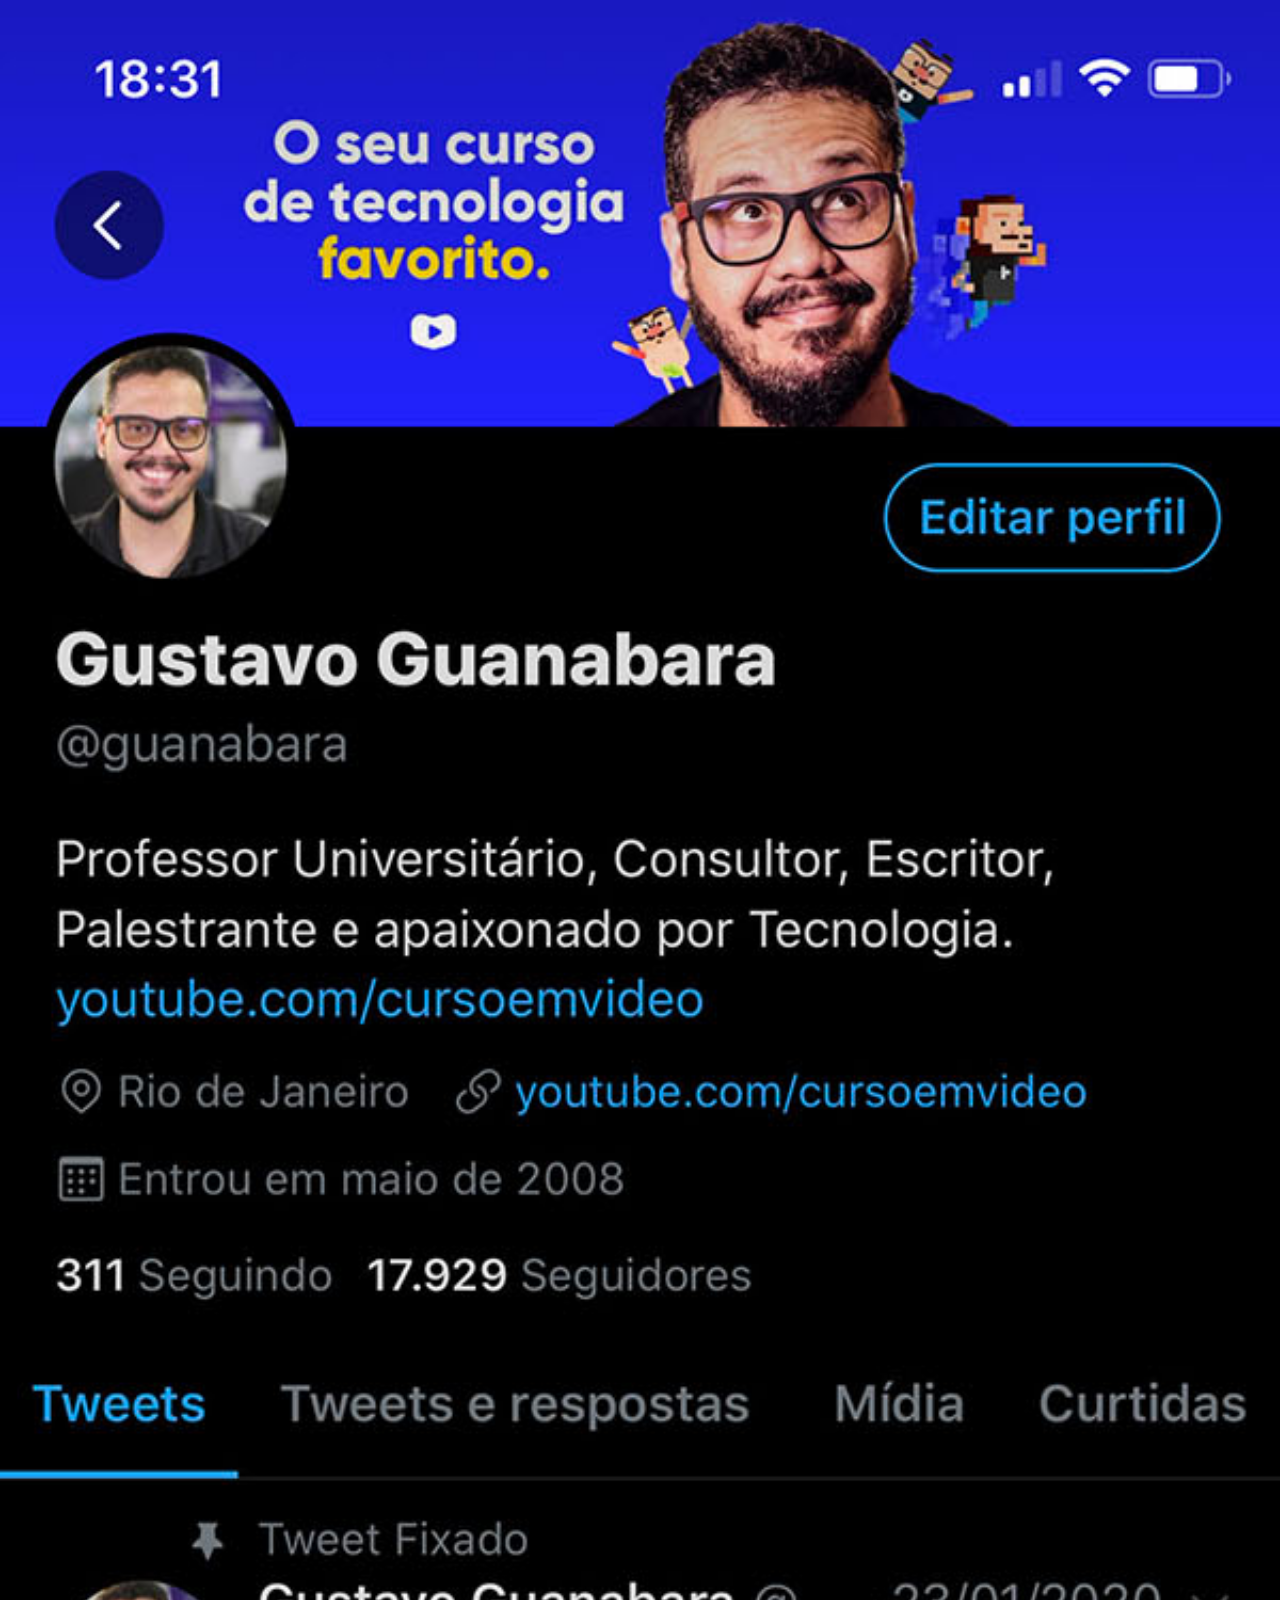
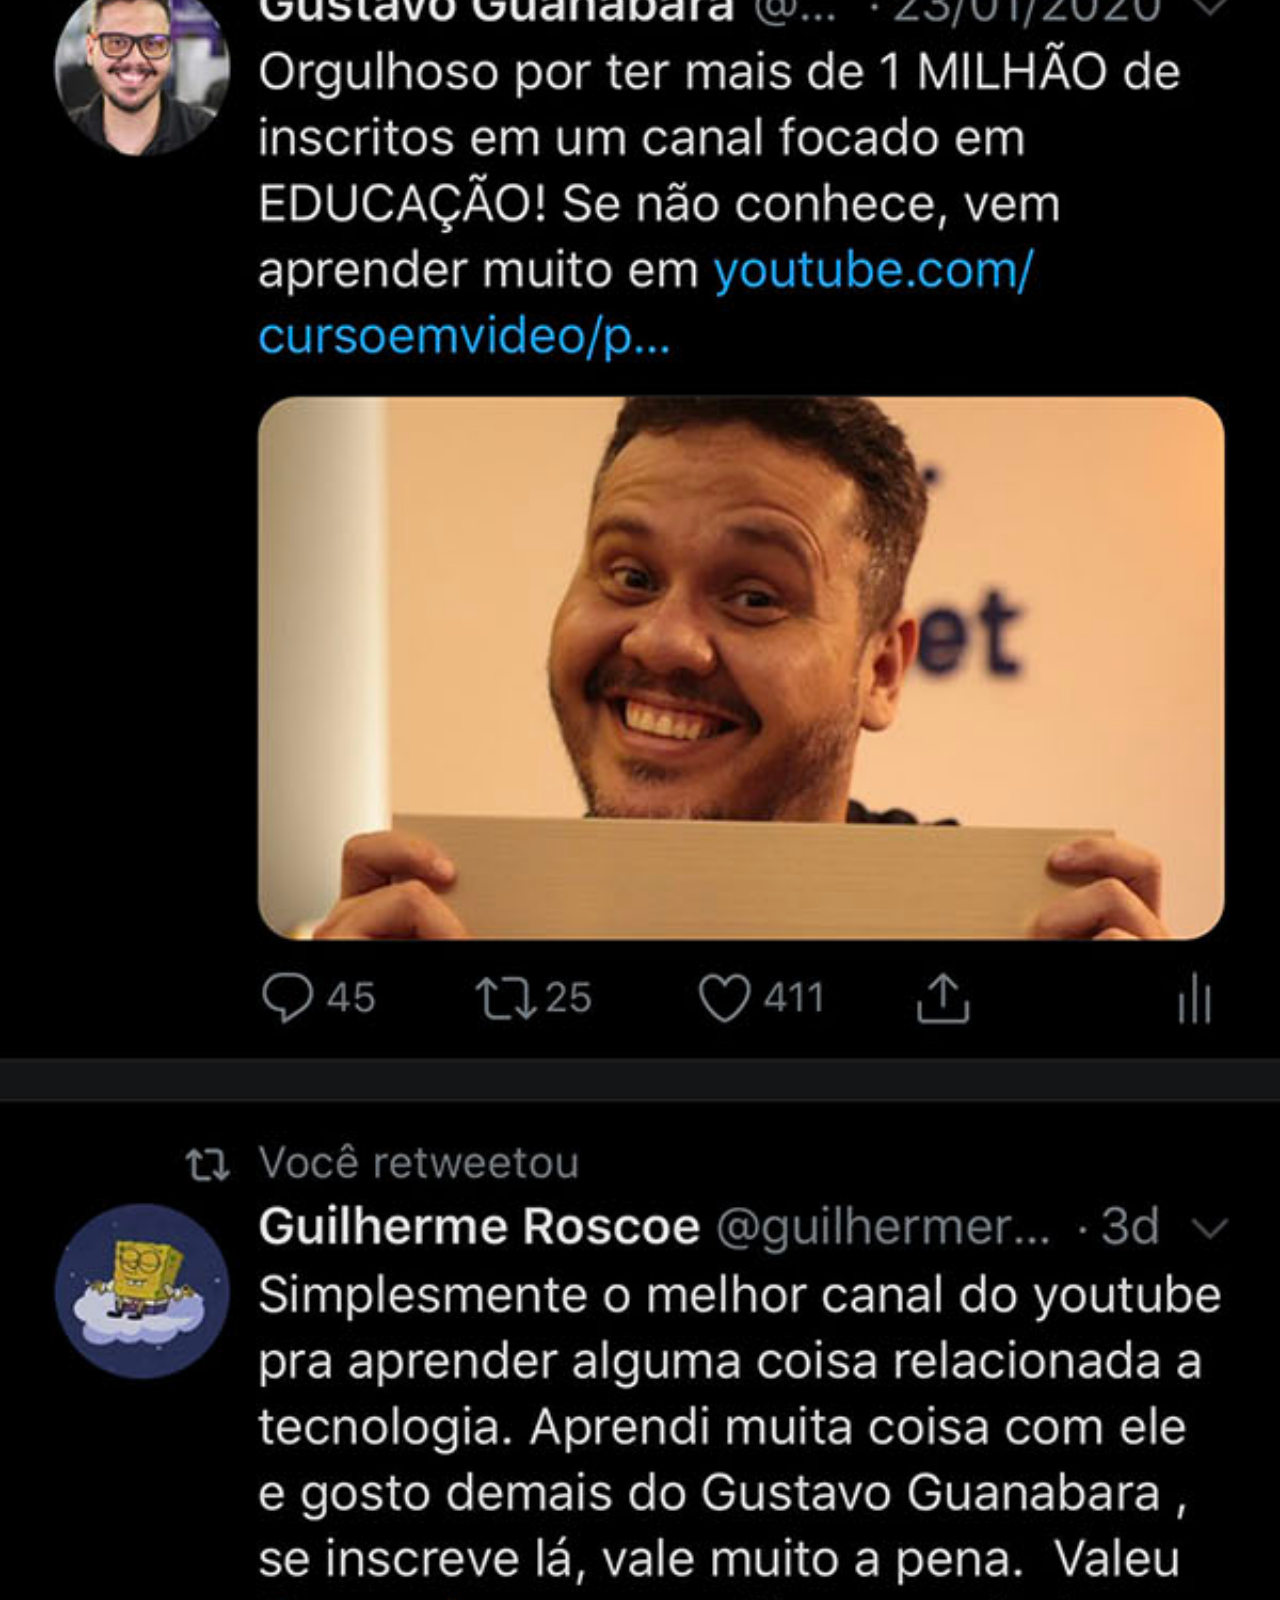
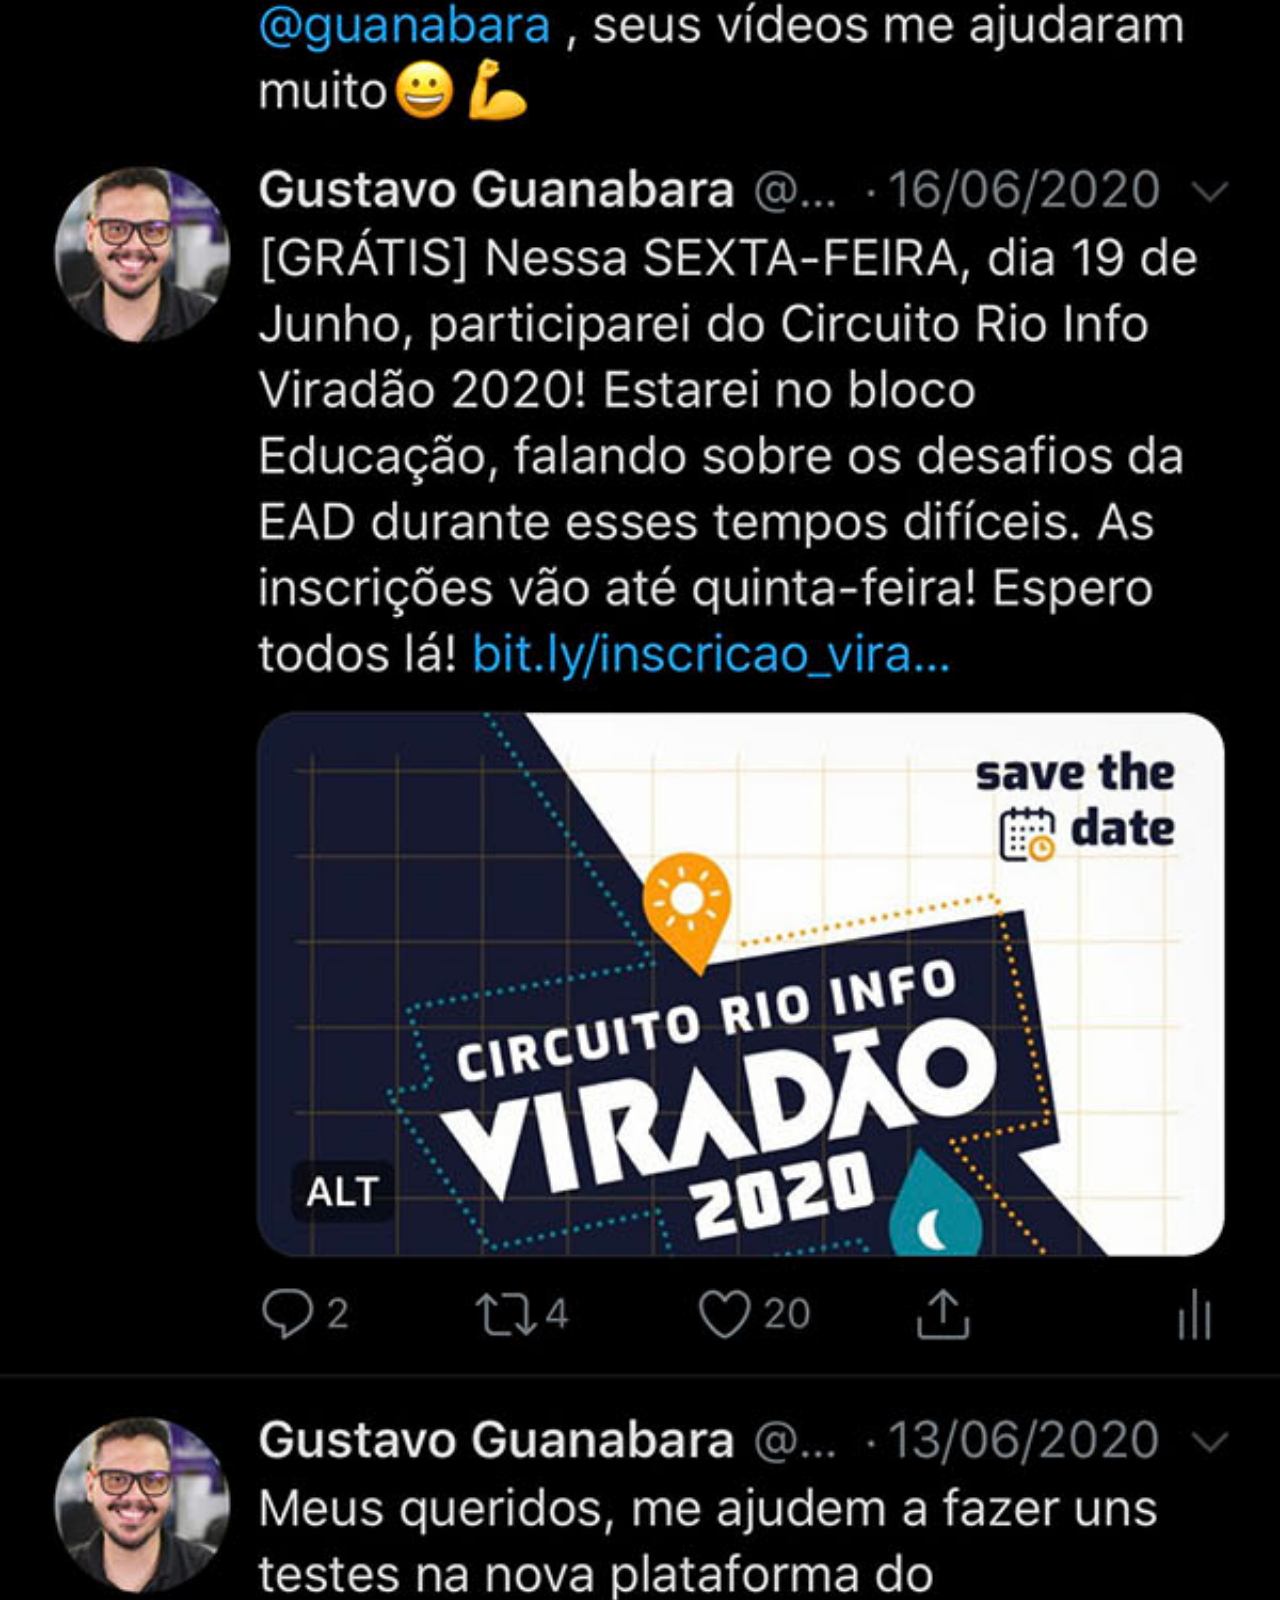
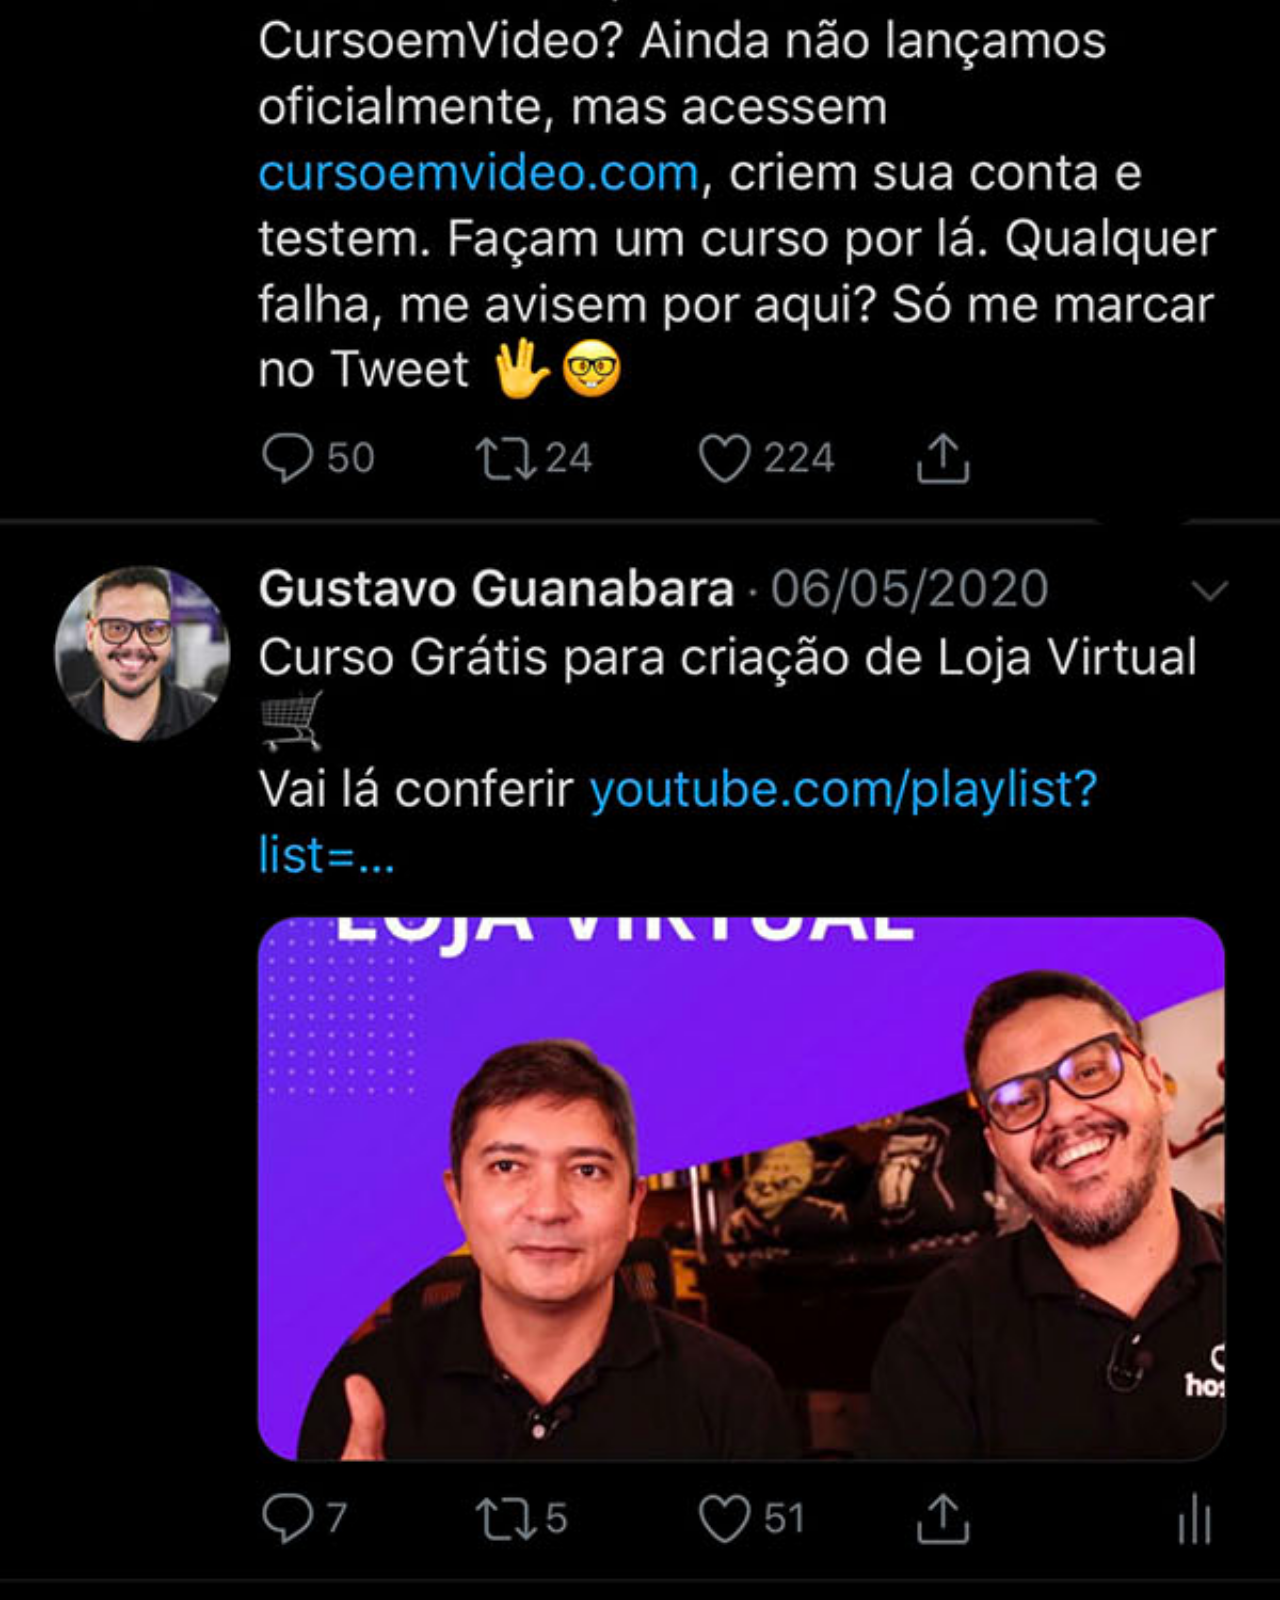
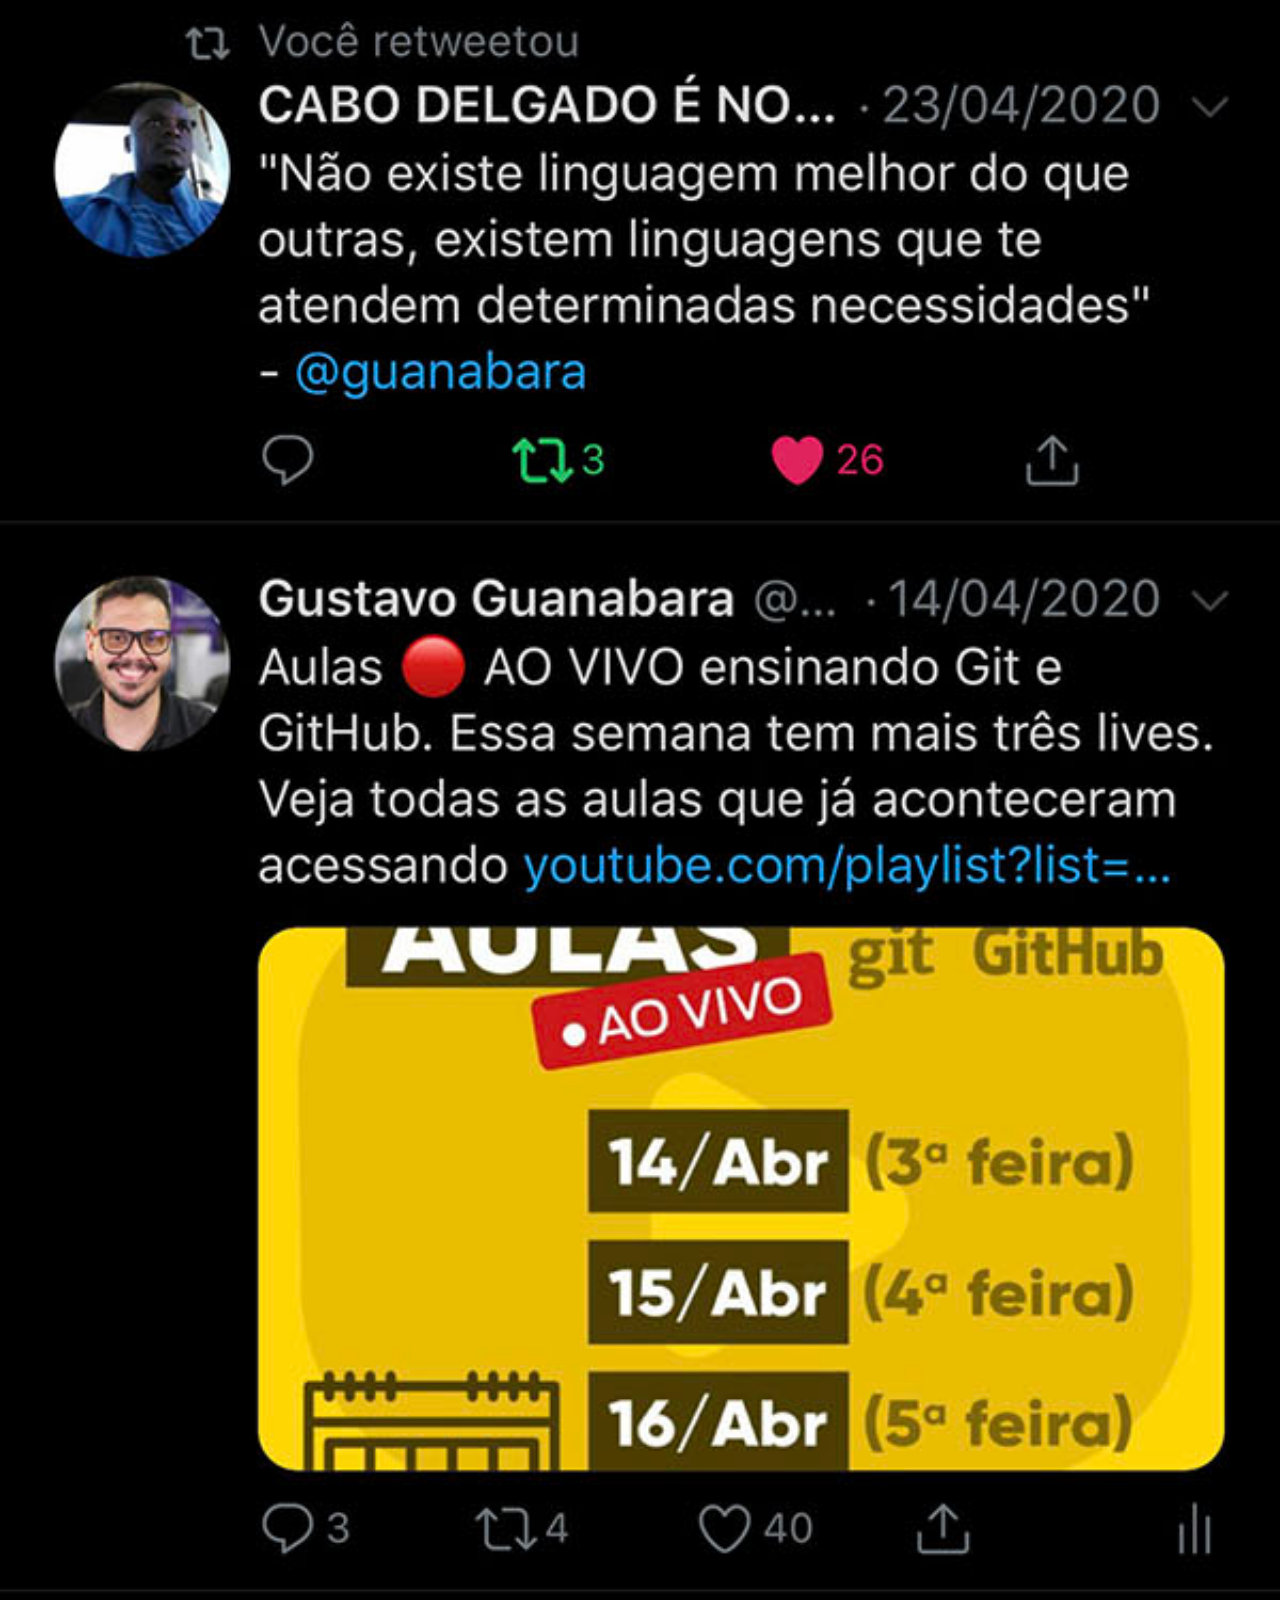
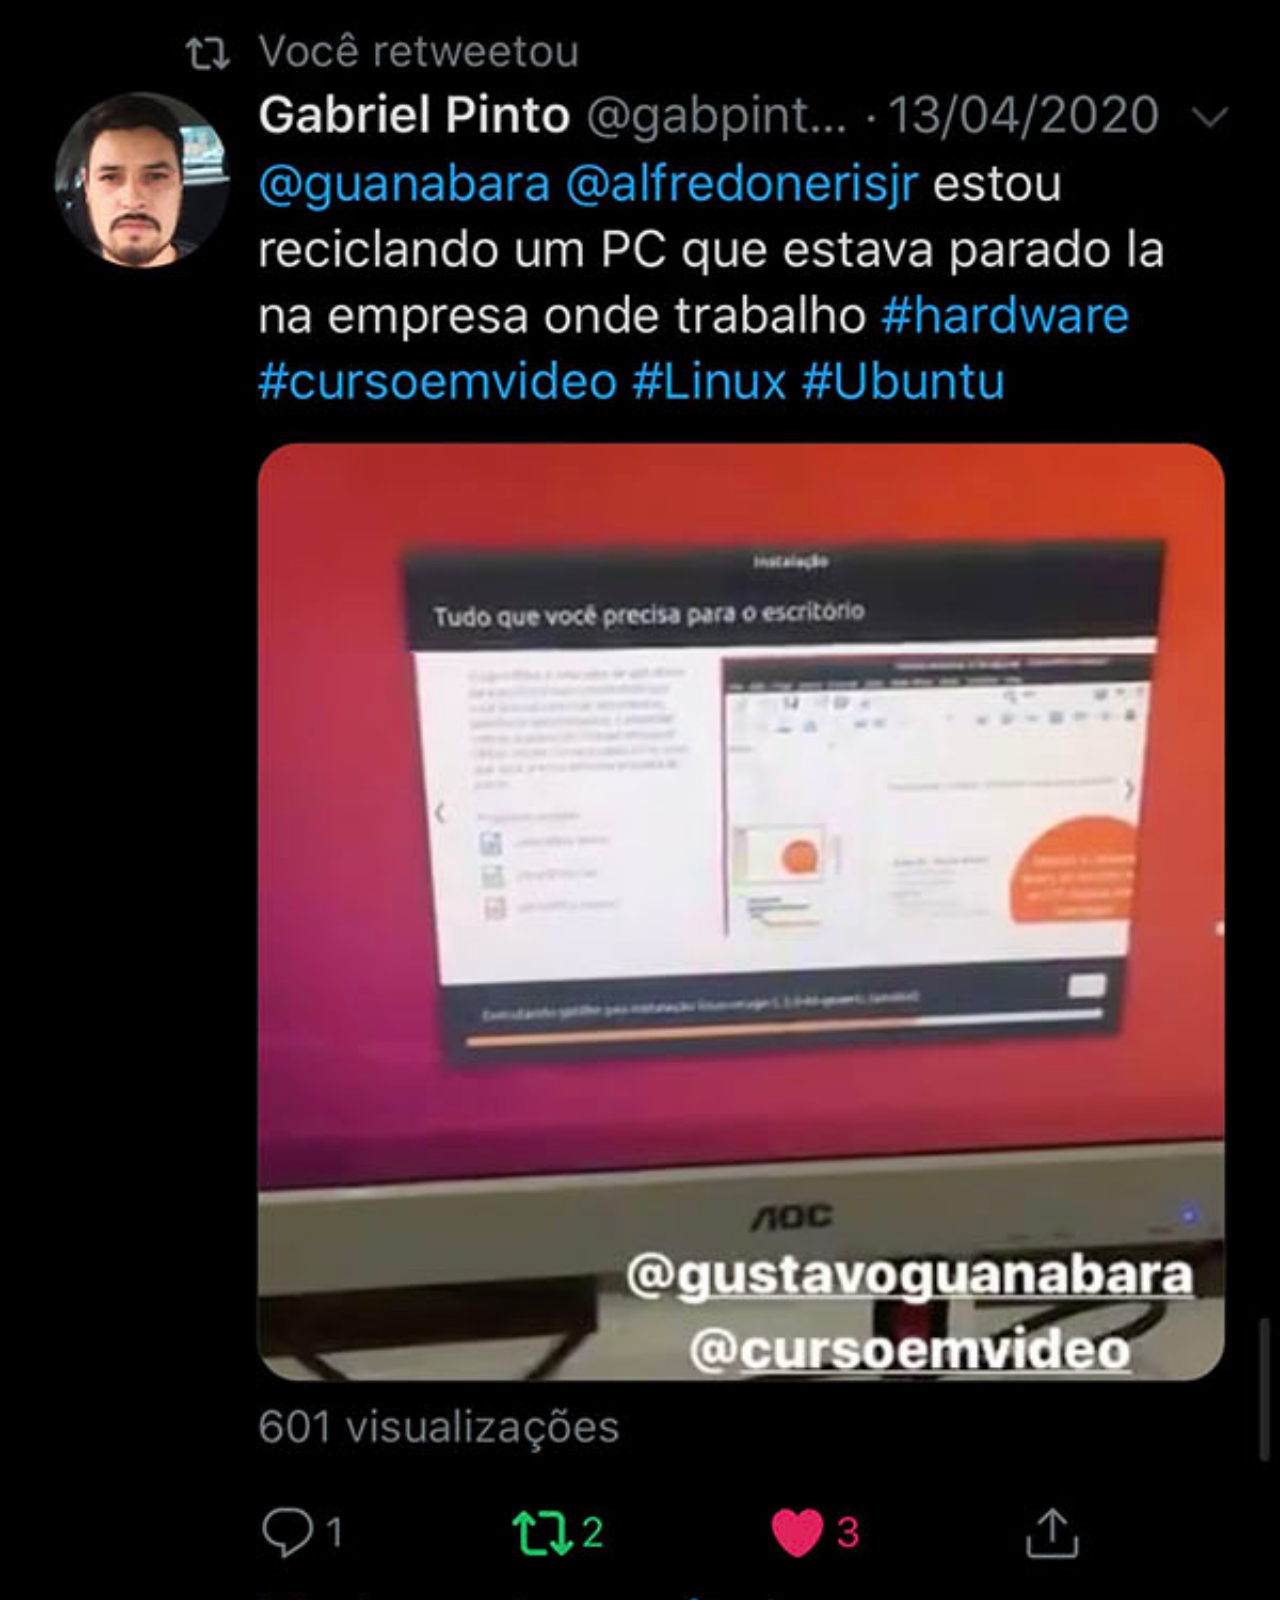
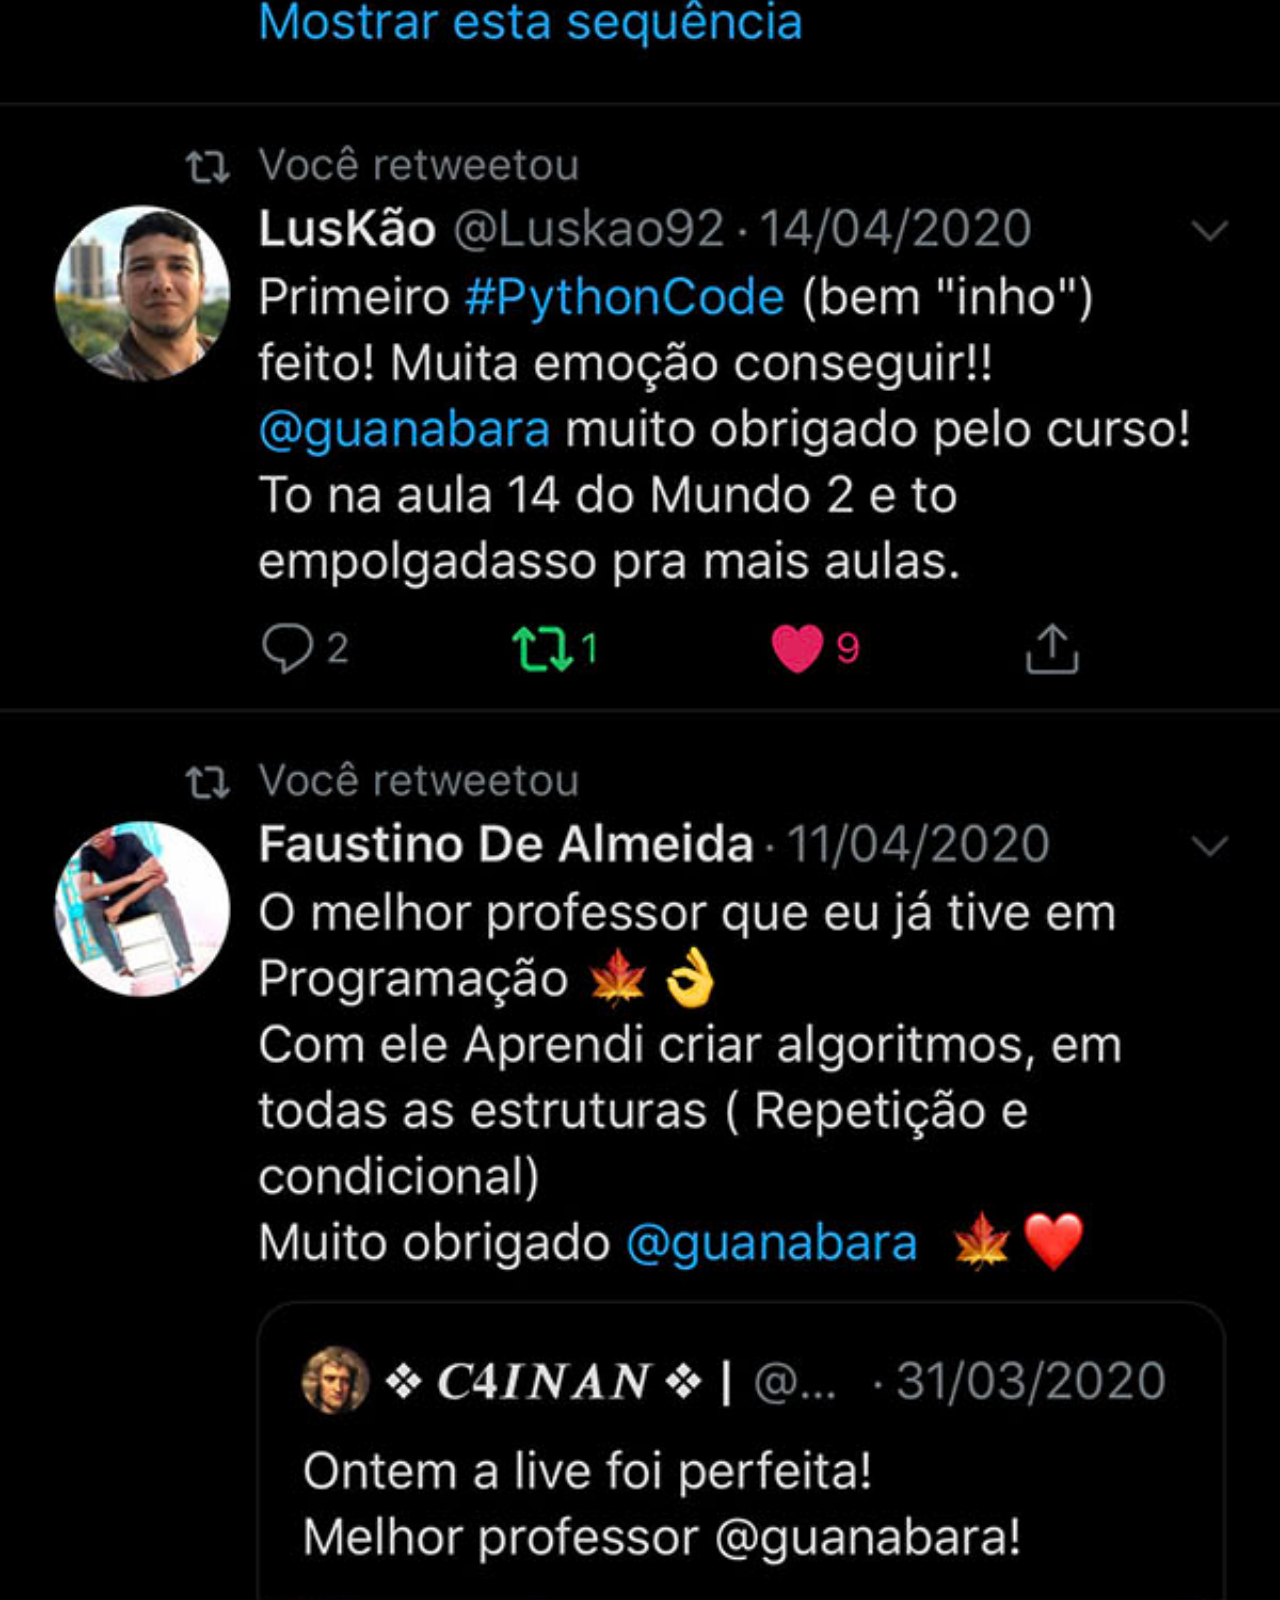
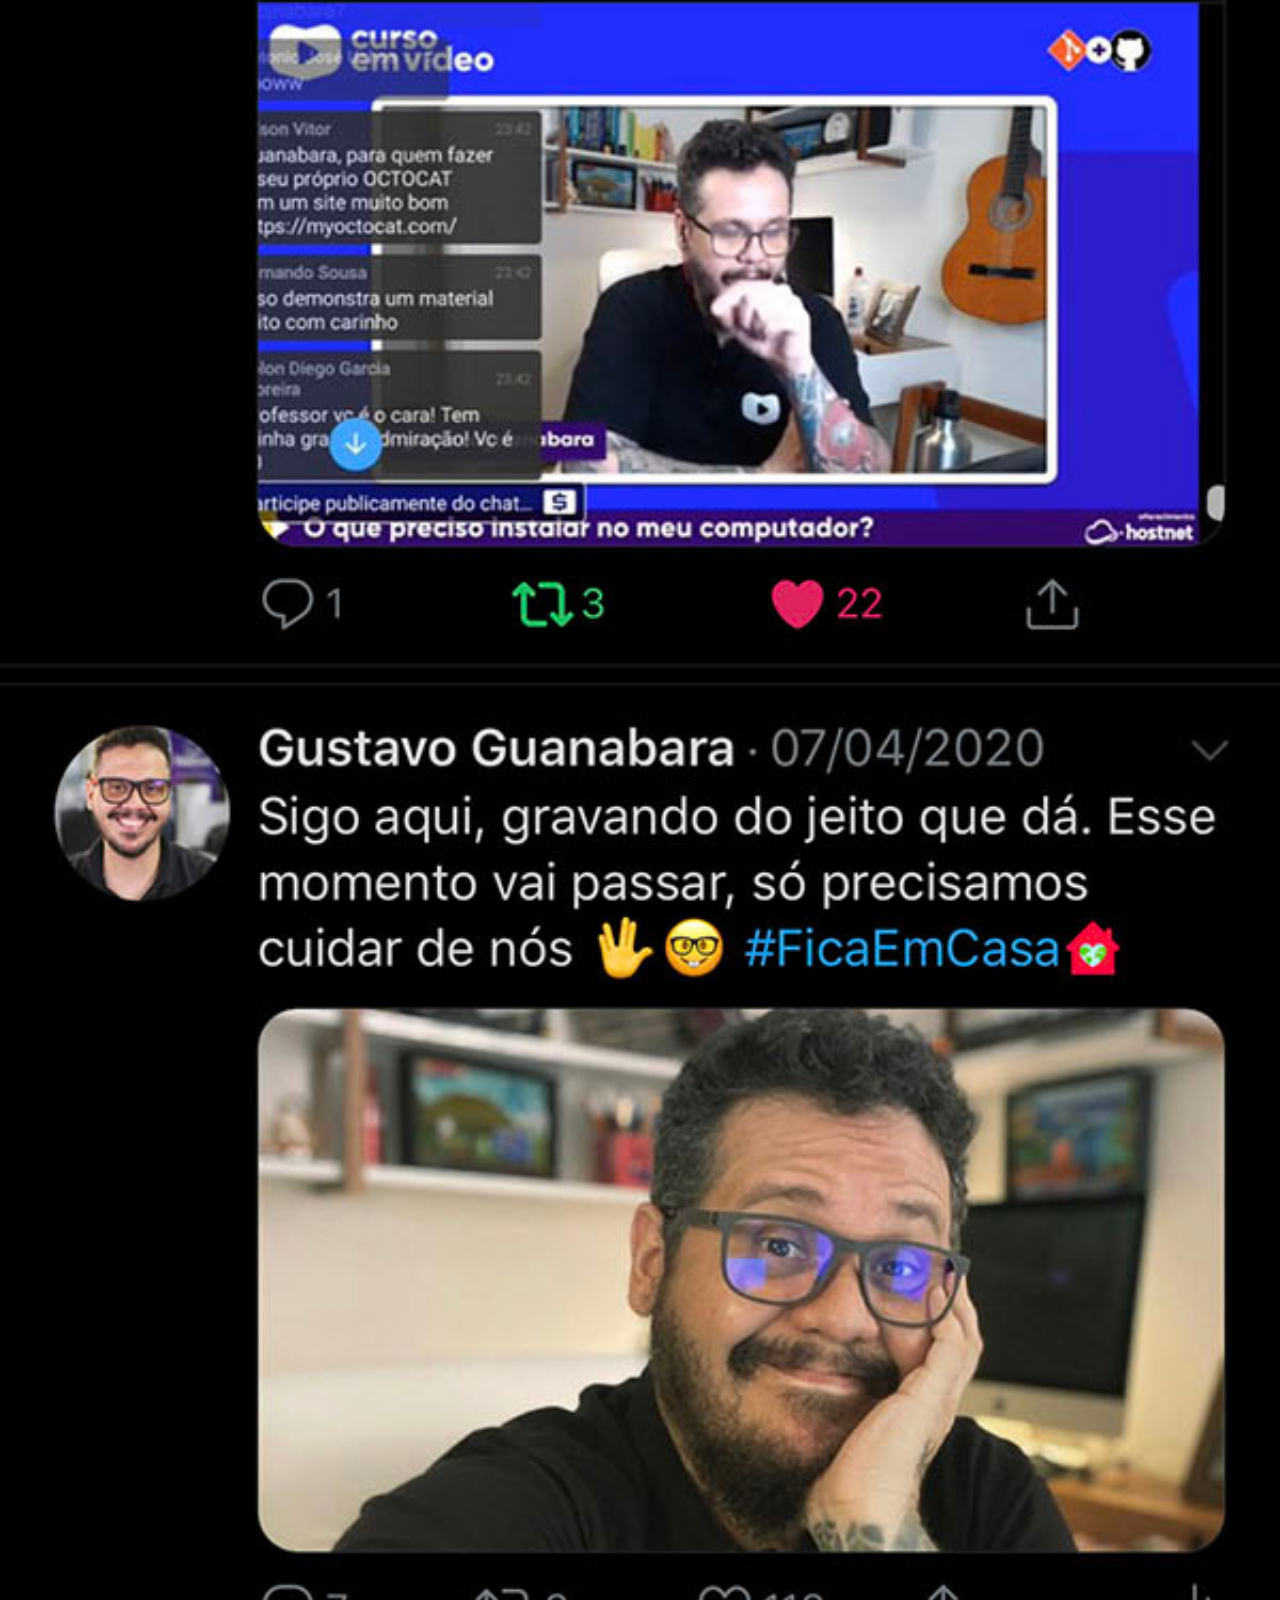
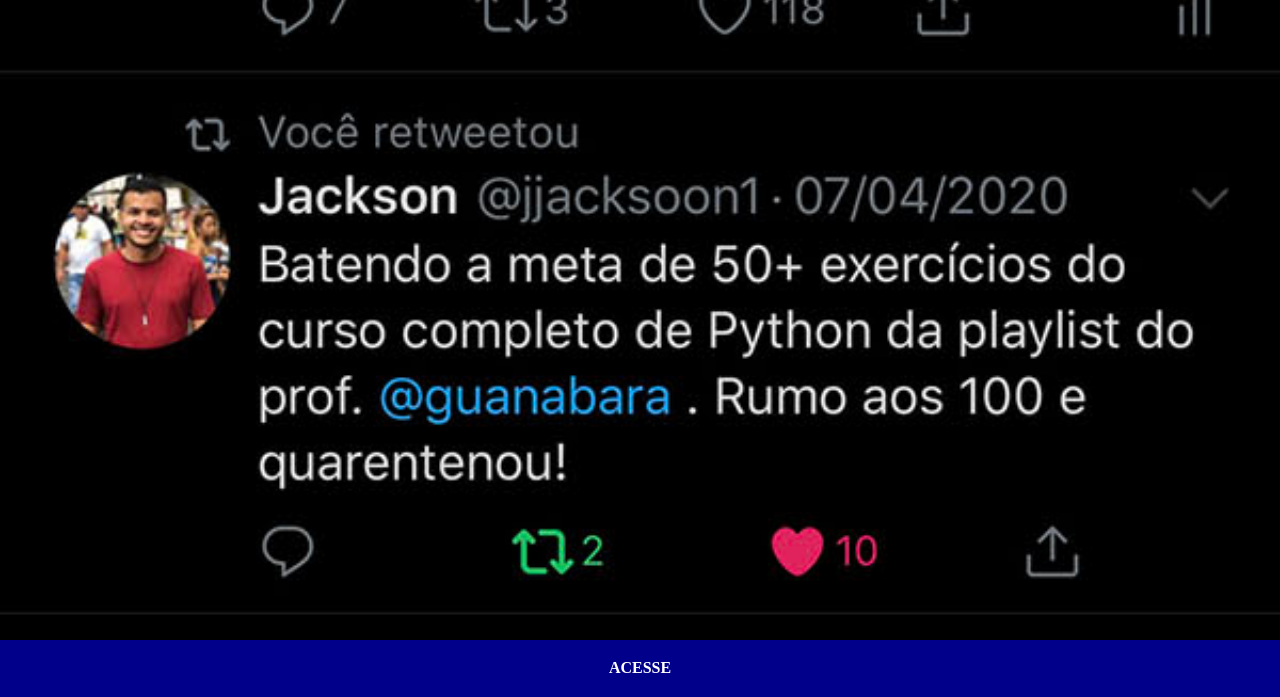
<file: twitter.html>
<!DOCTYPE html>
<html lang="pt-br">
<head>
    <meta charset="UTF-8">
    <meta name="viewport" content="width=device-width, initial-scale=1.0">
    <title>Twitter</title>
    <link rel="stylesheet" href="styles/social.css">
</head>
<body>
    <img src="imagens/tela-twitter.jpg" alt="Tela do Twitter">
    
    <a class="rede-social twitter" href="https://x.com/?lang=pt" target="_blank">ACESSE</a>
</body>
</html>
</file>
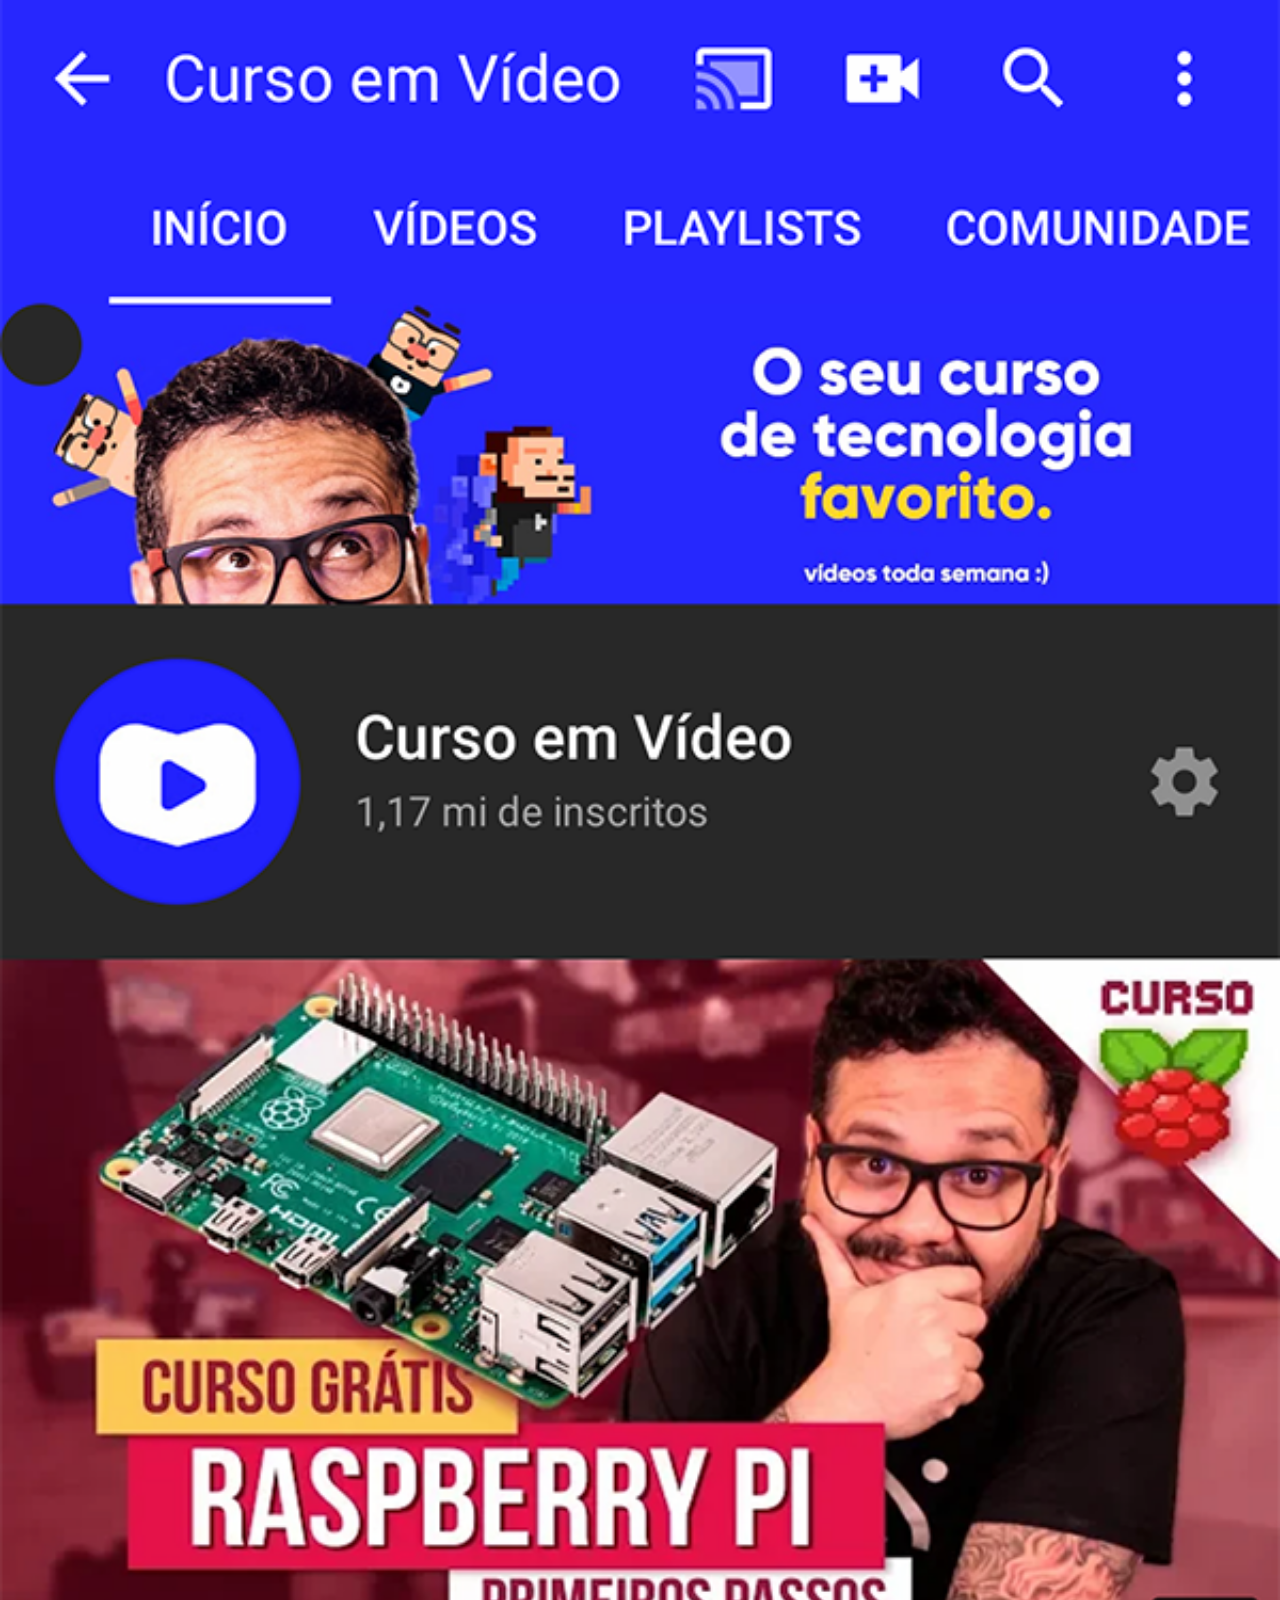
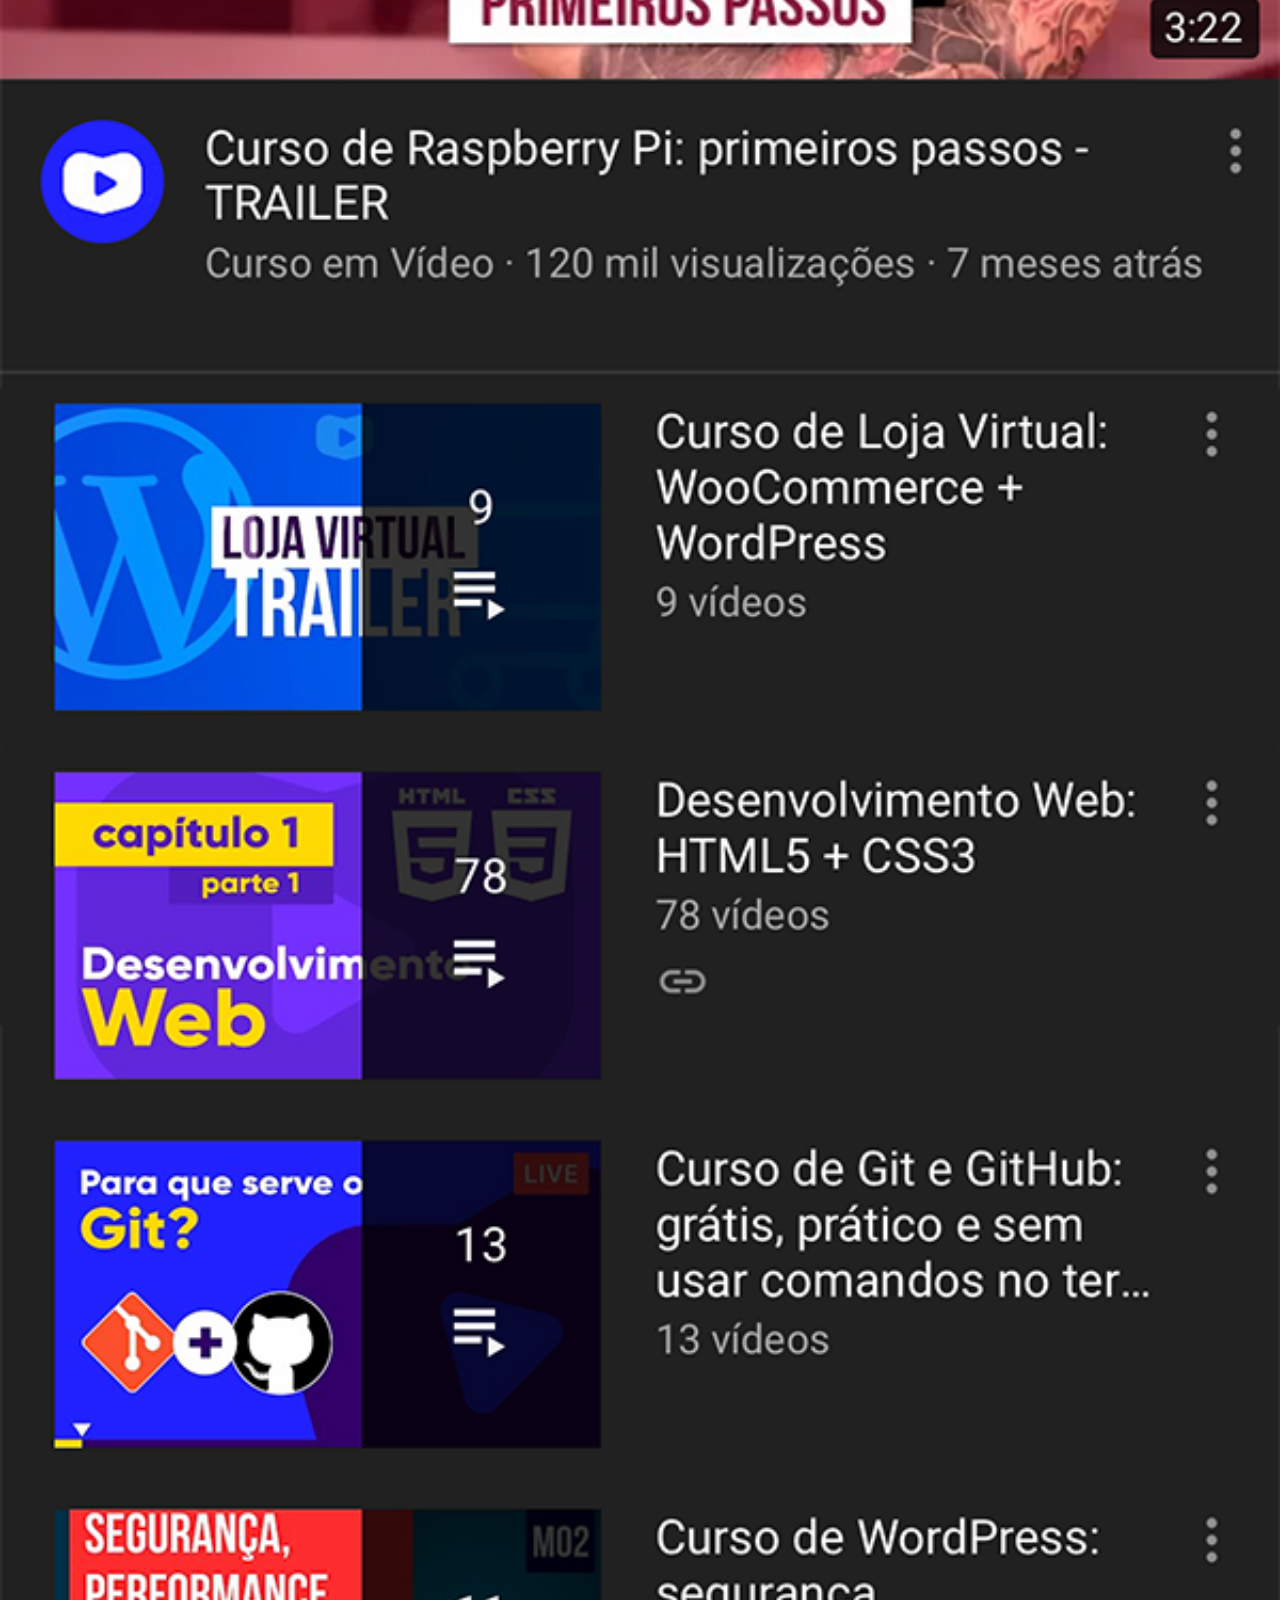
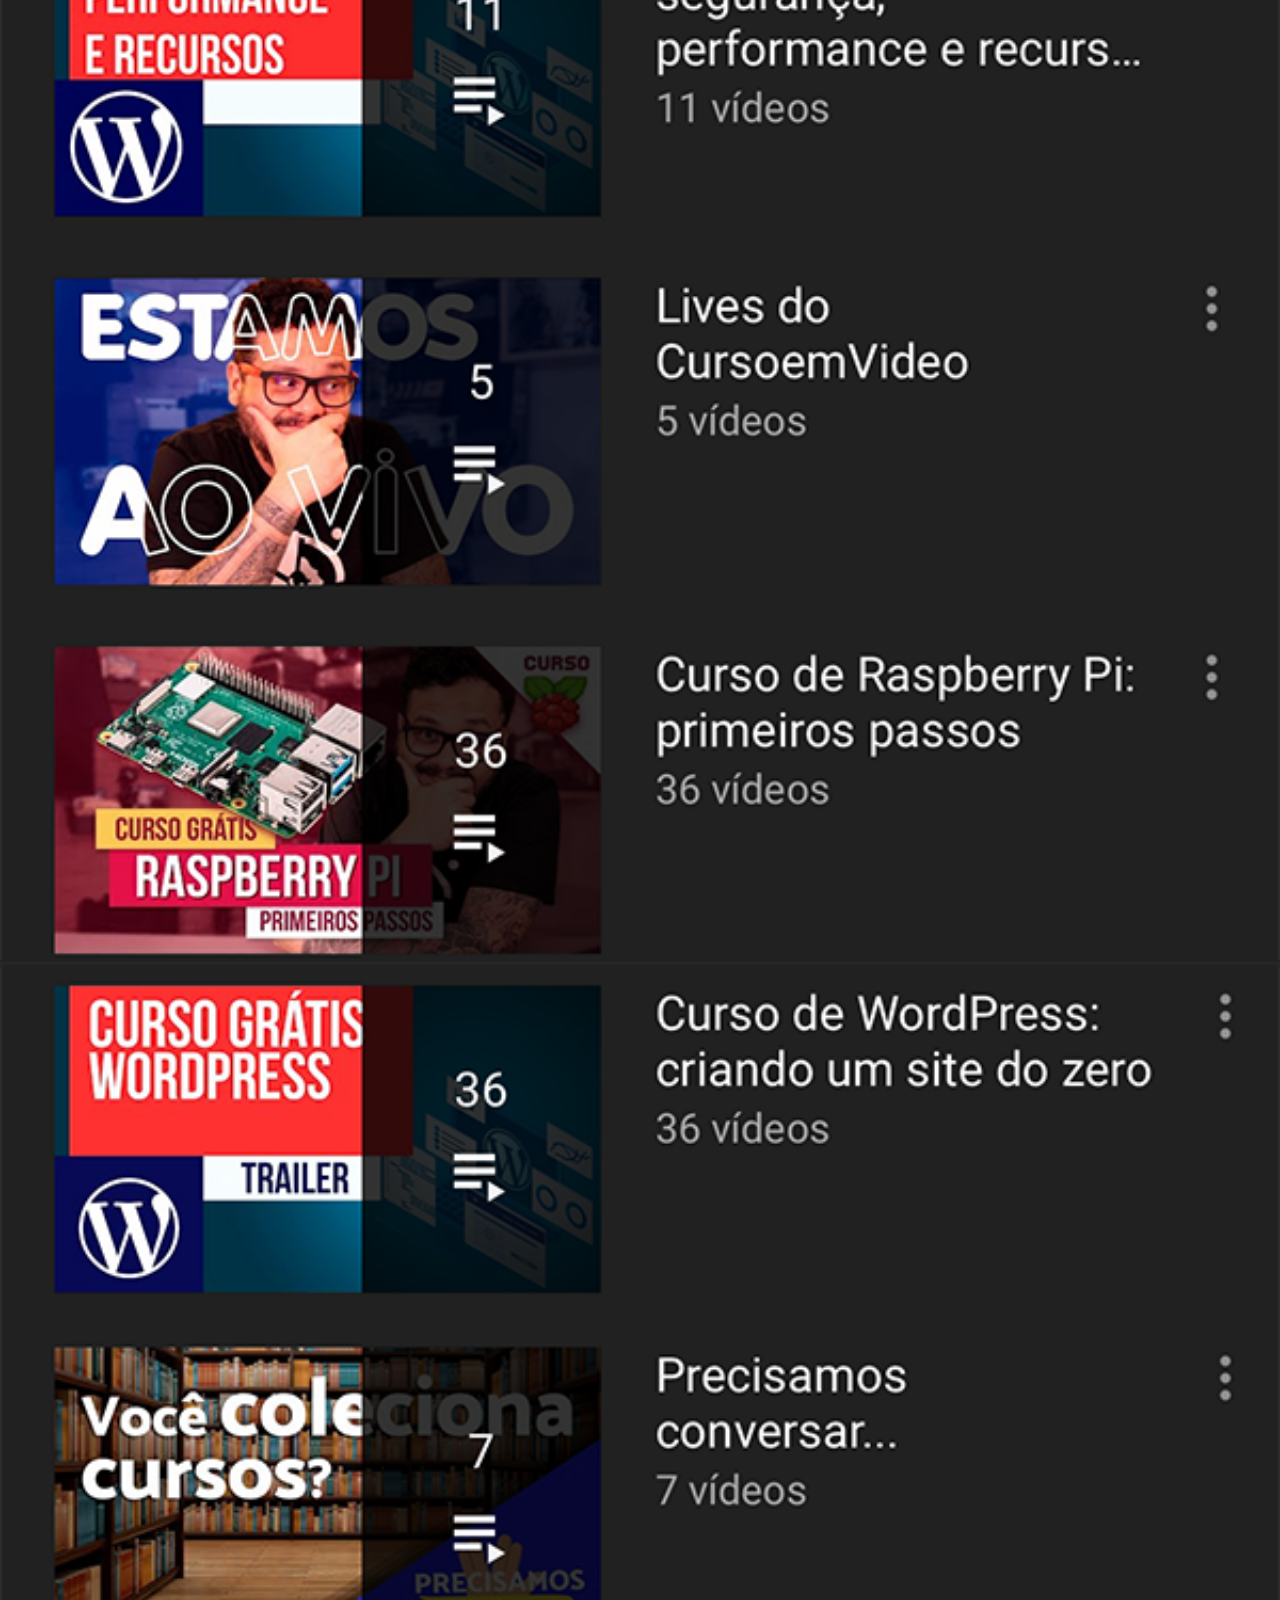
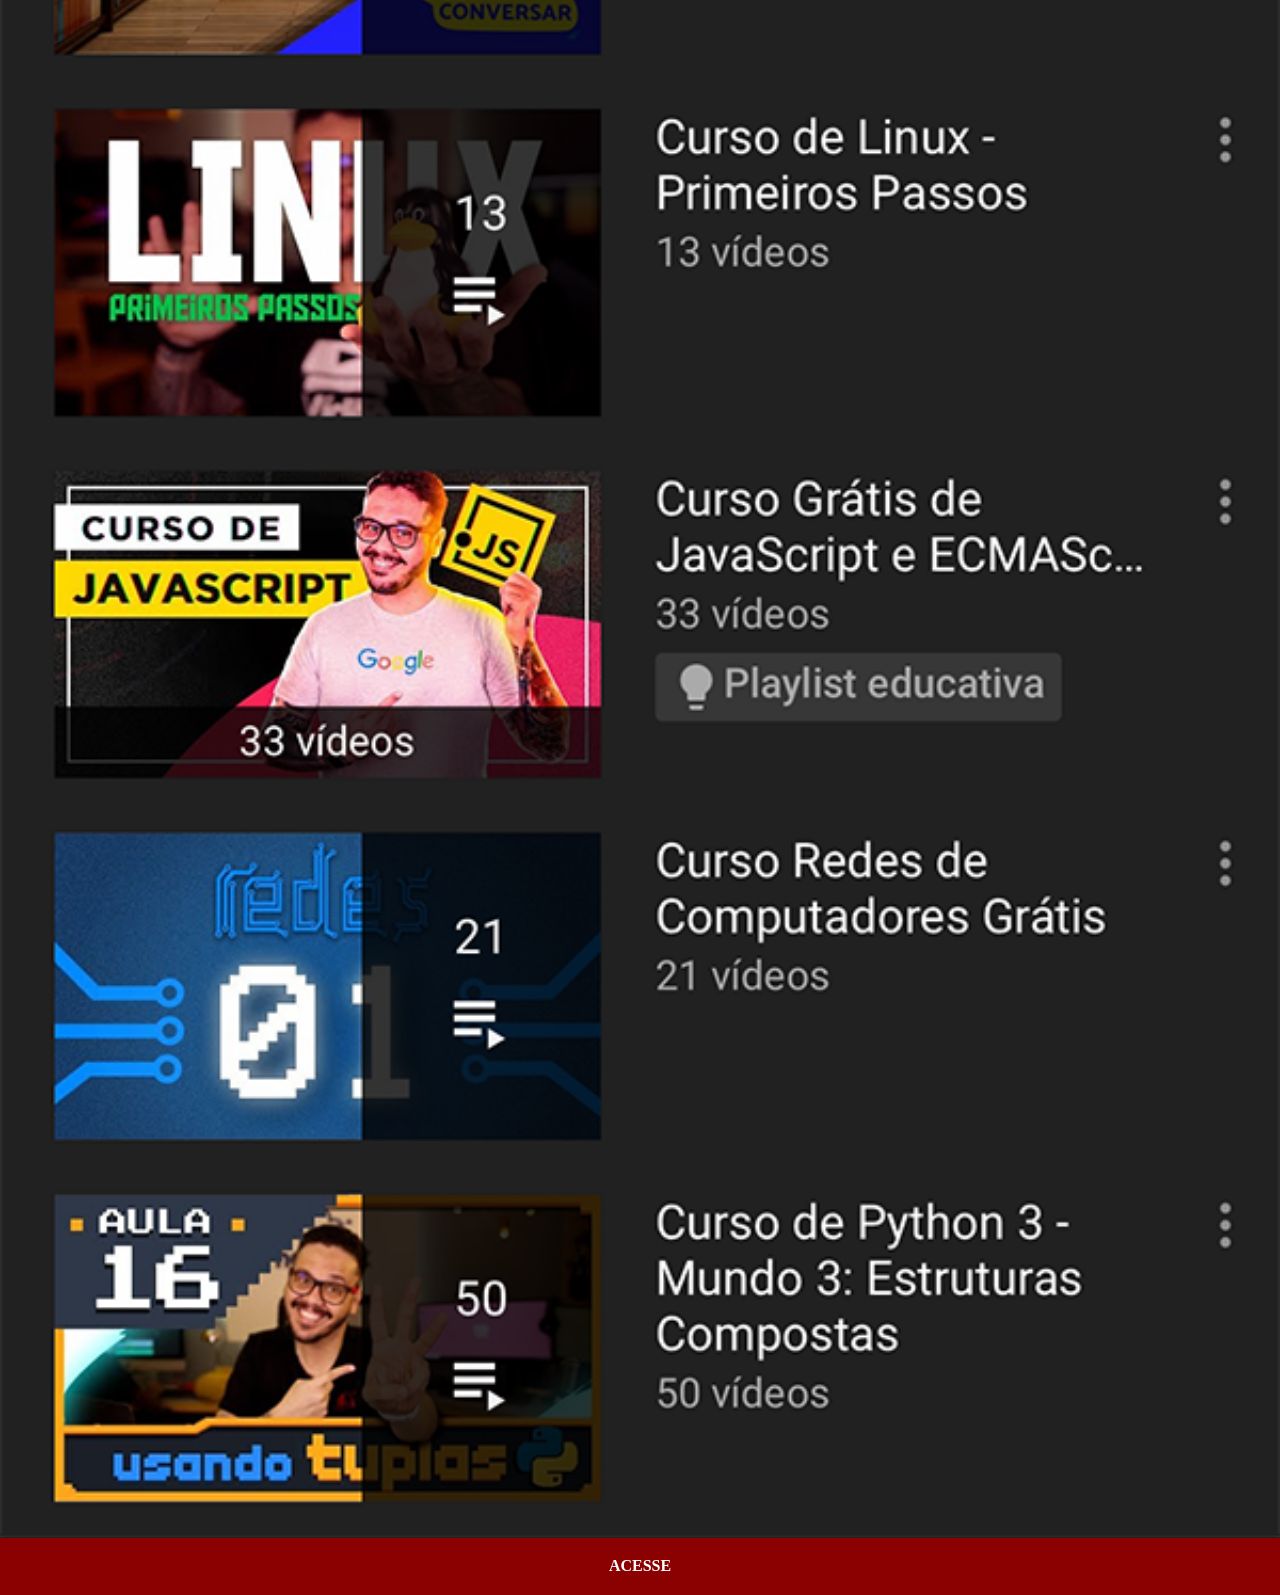
<file: youtube.html>
<!DOCTYPE html>
<html lang="pt-br">
<head>
    <meta charset="UTF-8">
    <meta name="viewport" content="width=device-width, initial-scale=1.0">
    <title>Youtube</title>
    <link rel="stylesheet" href="styles/social.css">
</head>
<body>
    <img src="imagens/tela-youtube.png" alt="Tela do Youtube">
    
    <a class="rede-social youtube" href="https://www.youtube.com/playlist?list=PLHz_AreHm4dkcVCk2Bn_fdVQ81Fkrh6WT" target="_blank">ACESSE</a>
</body>
</html>
</file>
<file: styles/style.css>
@charset "UTF-8";

*{
    margin: 0;
    padding: 0;
}
html, body{
    background-color: wheat;
    height: 100vh;
    width: 100vw;
}
body{
    background: url('../imagens/fundo-madeira.jpg') no-repeat top center;
    background-size: cover;
    background-attachment: fixed ;
}
main{
    height: 100vh;
    position: relative;
}
#telefone{
    position: absolute;
    top: 50%;
    left: 50%;
    transform: translate(-50%, -50%);

    height: 627px;
    width: 311px;
    background: url('../imagens/frame-iphone.png') no-repeat ;
}
#tela{
    position: relative;
    top: 80px;
    left: 22px;

    width: 267px;
    height: 471px;
}
#redes-sociais{
    text-align: right;
}
#redes-sociais img{
    width: 50px;
    margin: 10px;
    border-radius: 50% ;
    box-shadow: 2px 2px 5px rgba(0, 0, 0, 0.4);
    box-sizing: border-box;
}
#redes-sociais img:hover{
    border: 2px solid rgba(255, 255, 255, 0.55);
    transform: translate(-3px, -3px);
    box-shadow: 5px 5px 10px rgba(0, 0, 0, 0.65) ;
    transition: transform .5s, border .5s;
}
</file>
<file: styles/social.css>
@charset "UTF-8";

*{
    margin: 0;
    padding: 0;
}
::-webkit-scrollbar{
    width: 0;
    height: 0;
}
img{
    width: 100vw;
}
.rede-social{
    display: block;
    color: white;
    padding: 20px;
    text-align: center;
    font-weight: bolder;
    text-decoration: none;
    margin-top: -5px; 
}
.youtube{
    background-color: darkred;
}
.youtube:hover{
    background-color: rgb(219, 15, 15);
}
.github{
    background-color: darkgreen;
}
.github:hover{
    background-color: rgb(12, 168, 12);
}
.instagram{
    background-color: blueviolet;
}
.instagram:hover{
    background-color: rgb(152, 86, 214);
}
.twitter, .facebook{
    background-color: darkblue;
}
.twitter:hover, .facebook:hover{
    background-color: rgb(37, 37, 238);
}
</file>
